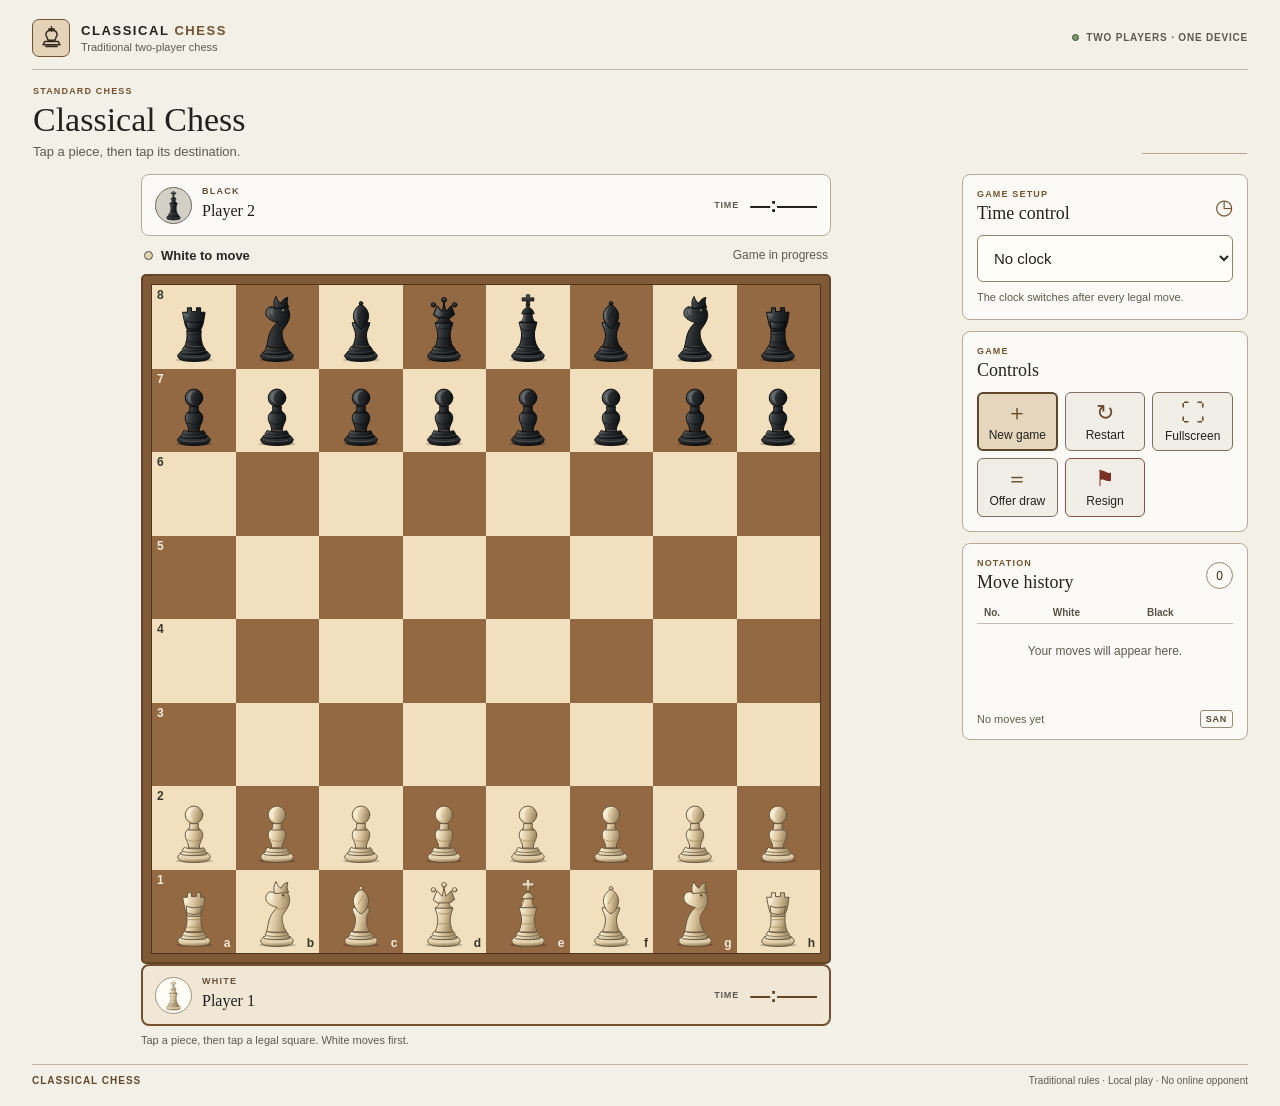
<file: index.html>
<!doctype html>
<html lang="en">
<head>
  <meta charset="utf-8">
  <meta name="viewport" content="width=device-width, initial-scale=1">
  <meta name="theme-color" content="#f3f0e8">
  <meta name="description" content="A simple, traditional two-player chess game designed for touchscreens and E Ink displays.">
  <title>Classical Chess</title>
  <link rel="stylesheet" href="styles.css">
</head>
<body>
  <main class="app-shell" id="appShell">
    <header class="app-header">
      <div class="brand-lockup">
        <div class="brand-mark" aria-hidden="true">
          <svg viewBox="0 0 48 48" role="presentation"><path d="M24 5v8m-5-4h10M14 19c0-5 4-8 10-8s10 3 10 8l-4 10H18zM12 31h24l3 6H9zM14 40h20" fill="none" stroke="currentColor" stroke-width="2.6" stroke-linecap="round" stroke-linejoin="round"/></svg>
        </div>
        <div>
          <div class="brand-name">CLASSICAL <span>CHESS</span></div>
          <div class="brand-subtitle">Traditional two-player chess</div>
        </div>
      </div>
      <div class="header-meta"><span class="offline-indicator"><span></span> TWO PLAYERS · ONE DEVICE</span></div>
    </header>

    <section class="page-heading">
      <div>
        <p class="eyebrow">STANDARD CHESS</p>
        <h1>Classical Chess</h1>
        <p class="heading-copy">Tap a piece, then tap its destination.</p>
      </div>
      <div class="heading-rule" aria-hidden="true"></div>
    </section>

    <section class="game-layout" aria-label="Chess game">
      <div class="board-column" id="boardColumn">
        <section class="player-card black-card" id="blackPlayerCard" aria-label="Black player">
          <div class="player-ident">
            <span class="player-disc black-disc" aria-hidden="true"><img src="assets/pieces/black-king.svg" alt=""></span>
            <div class="player-labels"><span class="player-side">BLACK</span><input id="blackName" class="player-name" maxlength="20" value="Player 2" aria-label="Black player's name"></div>
          </div>
          <div class="clock-block"><span class="clock-caption">TIME</span><output class="clock" id="blackClock">—:——</output></div>
        </section>

        <div class="board-status-row">
          <div class="turn-status" id="turnStatus"><span class="turn-dot"></span><span id="turnText">White to move</span></div>
          <div class="game-status" id="gameStatus">Game in progress</div>
        </div>

        <button class="board-fullscreen-exit" id="boardFullscreenExit" type="button" aria-label="Exit board fullscreen">× <span>Exit fullscreen</span></button>
        <div class="board-stage" id="boardStage">
          <div class="board-frame">
            <div class="board-grid" id="boardGrid" role="grid" aria-label="Chessboard">
              <!-- Squares are rendered by app.js -->
            </div>
          </div>
        </div>

        <section class="player-card white-card active" id="whitePlayerCard" aria-label="White player">
          <div class="player-ident">
            <span class="player-disc white-disc" aria-hidden="true"><img src="assets/pieces/white-king.svg" alt=""></span>
            <div class="player-labels"><span class="player-side">WHITE</span><input id="whiteName" class="player-name" maxlength="20" value="Player 1" aria-label="White player's name"></div>
          </div>
          <div class="clock-block"><span class="clock-caption">TIME</span><output class="clock" id="whiteClock">—:——</output></div>
        </section>

        <p class="board-footnote"><span class="footnote-mark">◆</span> Tap a piece, then tap a legal square. White moves first.</p>
      </div>

      <aside class="side-panel" aria-label="Game controls and move history">
        <section class="panel-card time-panel">
          <div class="panel-heading"><div><p class="eyebrow">GAME SETUP</p><h2>Time control</h2></div><span class="panel-icon" aria-hidden="true">◷</span></div>
          <label class="select-wrap" for="timeControl"><span class="visually-hidden">Time control</span>
            <select id="timeControl">
              <option value="0">No clock</option>
              <option value="5">5 minutes</option>
              <option value="10">10 minutes</option>
              <option value="15">15 minutes</option>
              <option value="30">30 minutes</option>
              <option value="custom">Custom time</option>
            </select>
            <svg viewBox="0 0 20 20" aria-hidden="true"><path d="m5 7 5 5 5-5"/></svg>
          </label>
          <div class="custom-time" id="customTimeWrap" hidden>
            <label for="customMinutes">Minutes per player</label>
            <input id="customMinutes" type="number" min="1" max="180" value="10" inputmode="numeric">
          </div>
          <p class="panel-hint">The clock switches after every legal move.</p>
        </section>

        <section class="panel-card actions-panel">
          <div class="panel-heading"><div><p class="eyebrow">GAME</p><h2>Controls</h2></div></div>
          <div class="action-grid">
            <button class="action-button primary-action" id="newGame" type="button"><span class="action-symbol">＋</span><span>New game</span></button>
            <button class="action-button" id="restartGame" type="button"><span class="action-symbol">↻</span><span>Restart</span></button>
            <button class="action-button" id="fullscreenButton" type="button"><span class="action-symbol fullscreen-symbol">⛶</span><span>Fullscreen</span></button>
            <button class="action-button" id="offerDraw" type="button"><span class="action-symbol">＝</span><span>Offer draw</span></button>
            <button class="action-button resign-action" id="resignGame" type="button"><span class="action-symbol">⚑</span><span>Resign</span></button>
          </div>
          <div class="draw-response" id="drawResponse" hidden>
            <p id="drawMessage">White offers a draw.</p>
            <div><button type="button" class="mini-button accept-draw" id="acceptDraw">Accept</button><button type="button" class="mini-button" id="declineDraw">Decline</button></div>
          </div>
        </section>

        <section class="panel-card history-panel">
          <div class="panel-heading history-heading"><div><p class="eyebrow">NOTATION</p><h2>Move history</h2></div><span class="move-count" id="moveCount">0</span></div>
          <div class="move-table-wrap" id="moveTableWrap">
            <table class="move-table" aria-label="Moves in standard algebraic notation">
              <thead><tr><th>No.</th><th>White</th><th>Black</th></tr></thead>
              <tbody id="moveHistory"><tr class="empty-history"><td colspan="3">Your moves will appear here.</td></tr></tbody>
            </table>
          </div>
          <div class="history-footer"><span id="historySummary">No moves yet</span><span class="notation-tag">SAN</span></div>
        </section>

        <section class="result-panel" id="resultPanel" hidden aria-live="polite">
          <div class="result-emblem" aria-hidden="true"><img src="assets/pieces/white-king.svg" alt="" /></div>
          <div><p class="eyebrow">GAME RESULT</p><h2 id="resultTitle">Game over</h2><p id="resultDescription">The game has finished.</p></div>
        </section>
      </aside>
    </section>

    <footer class="app-footer"><span>CLASSICAL CHESS</span><span>Traditional rules · Local play · No online opponent</span></footer>
  </main>

  <div class="promotion-dialog" id="promotionDialog" role="dialog" aria-modal="true" aria-labelledby="promotionTitle" hidden>
    <div class="promotion-content">
      <p class="eyebrow">PAWN PROMOTION</p>
      <h2 id="promotionTitle">Choose a piece</h2>
      <p>Your pawn has reached the other side of the board.</p>
      <div class="promotion-options" id="promotionOptions"></div>
      <button class="cancel-promotion" id="cancelPromotion" type="button">Cancel</button>
    </div>
  </div>

  <script src="engine.js"></script>
  <script src="app.js"></script>
</body>
</html>
</file>
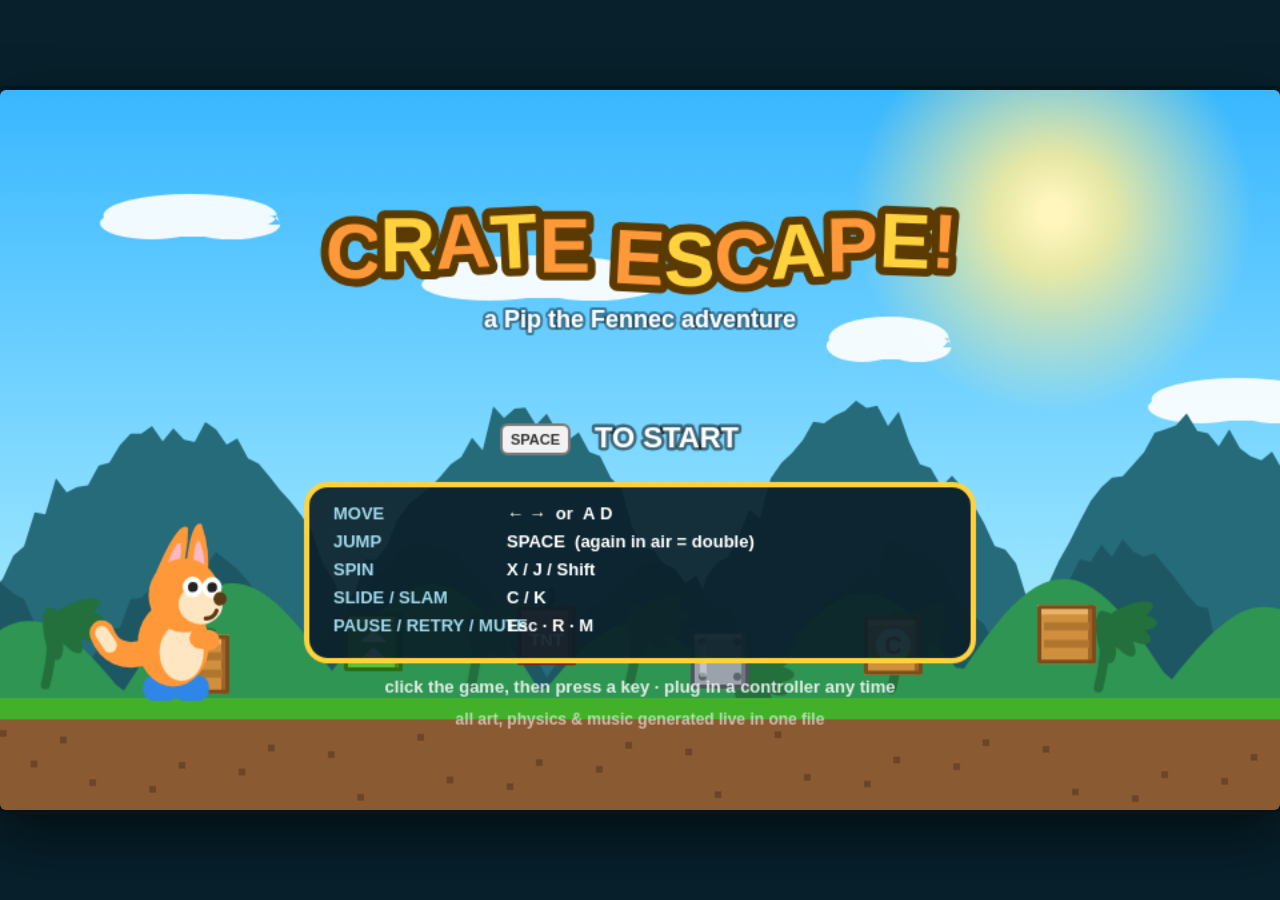
<file: crate-escape (1).html>
<!DOCTYPE html>
<html lang="en">
<head>
<meta charset="utf-8">
<meta name="viewport" content="width=device-width,initial-scale=1,maximum-scale=1,user-scalable=no,viewport-fit=cover">
<title>CRATE ESCAPE! — a Pip the Fennec adventure</title>
<style>
  html,body{margin:0;height:100%;background:#07202b;overflow:hidden;
            touch-action:none;-webkit-user-select:none;user-select:none;-webkit-touch-callout:none}
  canvas{position:absolute;inset:0;margin:auto;image-rendering:auto;outline:none;touch-action:none;
         box-shadow:0 0 0 4px #04141c,0 24px 60px rgba(0,0,0,.6);border-radius:6px}

  /* ---- on-screen touch controls ------------------------------------- */
  #touchUI{position:fixed;inset:0;z-index:50;display:none;pointer-events:none;
           font-family:"Trebuchet MS",Verdana,sans-serif}
  .tc-btn{position:absolute;display:flex;align-items:center;justify-content:center;
          border-radius:50%;background:rgba(255,255,255,.09);
          border:2px solid rgba(255,255,255,.4);color:#fff;font-weight:900;
          -webkit-tap-highlight-color:transparent;touch-action:none;user-select:none;
          pointer-events:auto}
  .tc-btn.active{background:rgba(255,210,62,.38);border-color:#ffd23e}
  .tc-dpad{position:absolute;left:max(16px,env(safe-area-inset-left));
           bottom:max(16px,env(safe-area-inset-bottom));width:172px;height:172px}
  .tc-dpad .tc-btn{width:56px;height:56px;font-size:22px}
  .tc-dpad .tc-up{left:58px;top:0}
  .tc-dpad .tc-dn{left:58px;top:116px}
  .tc-dpad .tc-lt{left:0;top:58px}
  .tc-dpad .tc-rt{left:116px;top:58px}
  .tc-actions{position:absolute;right:max(16px,env(safe-area-inset-right));
              bottom:max(16px,env(safe-area-inset-bottom));width:200px;height:172px}
  .tc-actions .tc-btn{font-size:12px;letter-spacing:.02em}
  .tc-jump{width:86px;height:86px;right:0;bottom:0;
           background:rgba(76,175,63,.22);border-color:#7ee36a}
  .tc-spin{width:62px;height:62px;right:82px;bottom:74px;
           background:rgba(58,123,213,.22);border-color:#6fb2ff}
  .tc-act{width:62px;height:62px;right:0;bottom:110px;
          background:rgba(213,68,58,.22);border-color:#ff8a7e}
  .tc-top{position:absolute;top:max(12px,env(safe-area-inset-top));
          right:max(12px,env(safe-area-inset-right));display:flex;gap:10px}
  .tc-top .tc-btn{position:relative;width:38px;height:38px;font-size:14px;
                  background:rgba(255,255,255,.12)}
</style>
</head>
<body>
<canvas id="cv" width="960" height="540" tabindex="0"></canvas>

<div id="touchUI" aria-hidden="true">
  <div class="tc-dpad">
    <button type="button" class="tc-btn tc-up" data-k="up">&#9650;</button>
    <button type="button" class="tc-btn tc-dn" data-k="dn">&#9660;</button>
    <button type="button" class="tc-btn tc-lt" data-k="lt">&#9664;</button>
    <button type="button" class="tc-btn tc-rt" data-k="rt">&#9654;</button>
  </div>
  <div class="tc-actions">
    <button type="button" class="tc-btn tc-act"  data-k="act">SLAM</button>
    <button type="button" class="tc-btn tc-spin" data-k="spin">SPIN</button>
    <button type="button" class="tc-btn tc-jump" data-k="jump">JUMP</button>
  </div>
  <div class="tc-top">
    <button type="button" class="tc-btn tc-mute"  data-k="mute">&#128266;</button>
    <button type="button" class="tc-btn tc-retry" data-k="retry">&#8635;</button>
    <button type="button" class="tc-btn tc-pause" data-k="pause">&#10074;&#10074;</button>
  </div>
</div>

<script>
/* ============================================================================
   CRATE ESCAPE!  —  a juicy single-file 2.5D mascot platformer
   ----------------------------------------------------------------------------
   CONTROLS
   KEYBOARD : Move ........ Arrow keys / A + D
              Jump ........ SPACE / W / Up      (hold = higher · press again in
                                                 air = double jump)
              Spin attack . X / J / Shift
              Slide ....... C / K  (on ground)
              Body-slam ... C / K  (in air)
              Fast-fall ... Down   (in air)
              Pause ....... Esc / P     Retry checkpoint ... R     Mute ... M
   GAMEPAD  : Move ... left stick or d-pad      Jump ......... A / Cross
              Spin ... X / Square (or Y)        Slide+Slam ... B / Circle, RB, RT
              Pause .. Start                    Retry ........ Back / Select
   ----------------------------------------------------------------------------
   Everything (art, physics, level, music, SFX) is generated in this file.
   Major systems are marked with  ======  banner comments:
   BOOT · UTILS · AUDIO · INPUT · LEVEL DATA · ENTITIES/CRATES · PLAYER ·
   CAMERA · GAME FLOW · UPDATE (fixed 60 fps) · RENDER · MAIN LOOP
   ========================================================================== */
'use strict';

/* ====================== BOOT / CANVAS ===================================== */
const VW = 960, VH = 540;                 // virtual resolution
const cv  = document.getElementById('cv');
const ctx = cv.getContext('2d', { alpha: false });
let DPR = 1;
function fitCanvas(){
  DPR = Math.min(window.devicePixelRatio || 1, 2);
  cv.width  = VW * DPR;  cv.height = VH * DPR;
  const s = Math.min(window.innerWidth / VW, window.innerHeight / VH);
  cv.style.width  = Math.floor(VW * s) + 'px';
  cv.style.height = Math.floor(VH * s) + 'px';
}
window.addEventListener('resize', fitCanvas);
fitCanvas();

/* ====================== UTILS ============================================= */
const TAU = Math.PI * 2;
const clamp = (v,a,b)=> v<a?a : v>b?b : v;
const lerp  = (a,b,t)=> a + (b-a)*t;
const rand  = (a=1,b)=> b===undefined ? Math.random()*a : a+Math.random()*(b-a);
const dist2 = (x1,y1,x2,y2)=>{ const dx=x2-x1, dy=y2-y1; return dx*dx+dy*dy; };
function rr(c,x,y,w,h,r){ // rounded rect path (portable roundRect)
  r = Math.min(r, w/2, h/2);
  c.beginPath();
  c.moveTo(x+r,y);        c.arcTo(x+w,y,  x+w,y+h,r);
  c.arcTo(x+w,y+h,x,y+h,r); c.arcTo(x,y+h, x,y,   r);
  c.arcTo(x,y,   x+w,y,  r); c.closePath();
}
// deterministic per-tile noise for dirt speckles
const hash2 = (x,y)=> (Math.sin(x*127.1 + y*311.7) * 43758.5453) % 1;

/* ====================== AUDIO (all procedural) ============================ */
let AC=null, masterG=null, musG=null, sfxG=null, audioOn=false, muted=false;
function initAudio(){
  if (audioOn || muted===null) return;
  try{
    AC = new (window.AudioContext || window.webkitAudioContext)();
    masterG = AC.createGain(); masterG.gain.value = muted?0:0.85; masterG.connect(AC.destination);
    musG = AC.createGain(); musG.gain.value = 0.30; musG.connect(masterG);
    sfxG = AC.createGain(); sfxG.gain.value = 0.9;  sfxG.connect(masterG);
    // white noise buffer shared by every noisy SFX
    const len = AC.sampleRate * 1.2, buf = AC.createBuffer(1, len, AC.sampleRate);
    const d = buf.getChannelData(0);
    for (let i=0;i<len;i++) d[i] = Math.random()*2-1;
    AC._noise = buf;
    audioOn = true;
  }catch(e){ audioOn=false; }
}
function setMuted(m){ muted=m; if(masterG) masterG.gain.value = m?0:0.85;
  const mb = document.querySelector('.tc-mute'); if (mb) mb.textContent = m ? '\u{1F507}' : '\u{1F50A}'; }
function tone(o){ // {f0,f1,dur,type,vol,delay,slideT}
  if(!audioOn) return;
  const t = AC.currentTime + (o.delay||0);
  const osc = AC.createOscillator(), g = AC.createGain();
  osc.type = o.type||'square';
  osc.frequency.setValueAtTime(o.f0, t);
  if (o.f1) osc.frequency.exponentialRampToValueAtTime(Math.max(o.f1,1), t+(o.slideT||o.dur));
  g.gain.setValueAtTime(0.0001, t);
  g.gain.exponentialRampToValueAtTime(o.vol||0.2, t+0.008);
  g.gain.exponentialRampToValueAtTime(0.0001, t+o.dur);
  osc.connect(g); g.connect(sfxG);
  osc.start(t); osc.stop(t+o.dur+0.05);
}
function noise(o){ // {dur,vol,type:'lowpass'|'highpass'|'bandpass',f0,f1,delay}
  if(!audioOn) return;
  const t = AC.currentTime + (o.delay||0);
  const src = AC.createBufferSource(); src.buffer = AC._noise; src.loop = true;
  const fl = AC.createBiquadFilter(); fl.type = o.type||'lowpass';
  fl.frequency.setValueAtTime(o.f0||800, t);
  if (o.f1) fl.frequency.exponentialRampToValueAtTime(Math.max(o.f1,20), t+o.dur);
  fl.Q.value = o.q||0.8;
  const g = AC.createGain();
  g.gain.setValueAtTime(0.0001, t);
  g.gain.exponentialRampToValueAtTime(o.vol||0.2, t+0.01);
  g.gain.exponentialRampToValueAtTime(0.0001, t+o.dur);
  src.connect(fl); fl.connect(g); g.connect(sfxG);
  src.start(t); src.stop(t+o.dur+0.05);
}
const sfx = {
  jump   (){ tone({f0:330,f1:660,dur:.14,type:'square',vol:.16}); },
  djump  (){ tone({f0:440,f1:880,dur:.15,type:'square',vol:.16});
             tone({f0:660,f1:990,dur:.1,type:'triangle',vol:.1,delay:.03}); },
  land   (v){ noise({dur:.09,vol:.10+v*.12,f0:500,f1:120});
              tone({f0:150,f1:70,dur:.08,type:'sine',vol:.10+v*.1}); },
  spin   (){ noise({dur:.22,vol:.12,type:'bandpass',f0:600,f1:2200,q:2});
             tone({f0:220,f1:520,dur:.18,type:'sawtooth',vol:.05}); },
  slide  (){ noise({dur:.25,vol:.12,f0:1400,f1:300}); },
  slamGo (){ tone({f0:200,f1:900,dur:.16,type:'sawtooth',vol:.12}); },
  slamHit(){ noise({dur:.22,vol:.3,f0:900,f1:100});
             tone({f0:120,f1:40,dur:.25,type:'sine',vol:.34}); },
  wood   (){ noise({dur:.12,vol:.24,f0:2500,f1:400});
             tone({f0:190,f1:90,dur:.09,type:'square',vol:.14});
             tone({f0:520,dur:.05,type:'triangle',vol:.1}); },
  clank  (){ tone({f0:1200,f1:700,dur:.09,type:'square',vol:.14});
             tone({f0:1800,dur:.05,type:'triangle',vol:.08});
             noise({dur:.06,vol:.1,type:'highpass',f0:3000}); },
  bounce (){ tone({f0:180,f1:640,dur:.2,type:'triangle',vol:.22,slideT:.16}); },
  fruit  (){ const b = 720 + Math.floor(rand(3))*60;
             tone({f0:b,dur:.06,type:'triangle',vol:.13});
             tone({f0:b*1.5,dur:.09,type:'triangle',vol:.11,delay:.05}); },
  tick   (){ tone({f0:1100,f1:900,dur:.05,type:'square',vol:.12}); },
  boom   (){ noise({dur:.5,vol:.4,f0:3000,f1:60});
             tone({f0:90,f1:30,dur:.5,type:'sine',vol:.4});
             tone({f0:300,f1:50,dur:.25,type:'sawtooth',vol:.15}); },
  die    (){ tone({f0:520,f1:110,dur:.4,type:'square',vol:.2});
             tone({f0:390,f1:80,dur:.45,type:'triangle',vol:.15,delay:.05}); },
  ckpt   (){ [523,659,784].forEach((f,i)=>tone({f0:f,dur:.14,type:'triangle',vol:.16,delay:i*.07})); },
  goal   (){ [523,659,784,1046,784,1046].forEach((f,i)=>tone({f0:f,dur:.2,type:'square',vol:.14,delay:i*.11})); },
  uiMove (){ tone({f0:500,dur:.05,type:'square',vol:.08}); },
  uiSel  (){ tone({f0:660,f1:990,dur:.1,type:'square',vol:.12}); },
  boulder(){ noise({dur:.3,vol:.1,f0:200,f1:80}); },
};
/* ---- music: tiny step sequencer scheduled from the fixed update ---------- */
const MIDI = n => 440 * Math.pow(2,(n-69)/12);
const LEAD_MAIN =[72,0,76,0,79,0,76,79, 81,0,79,76,74,0,0,0,
                  72,0,76,0,79,0,81,79, 84,0,79,0,76,0,74,0];
const BASS_MAIN =[36,43,36,43, 33,40,33,40, 29,36,29,36, 31,38,31,38];
const LEAD_CHASE=[69,69,0,69, 72,0,74,72, 76,0,74,72, 69,0,0,0,
                  69,69,0,69, 72,0,76,74, 77,76,74,72, 71,0,67,0];
const BASS_CHASE=[33,33,33,40, 29,29,29,36, 31,31,31,38, 28,28,35,28];
const music = { step:0, next:0, mode:'main' };
function schedNote(freq, t, dur, type, vol, dest){
  const o=AC.createOscillator(), g=AC.createGain();
  o.type=type; o.frequency.setValueAtTime(freq,t);
  g.gain.setValueAtTime(0.0001,t);
  g.gain.exponentialRampToValueAtTime(vol,t+0.012);
  g.gain.exponentialRampToValueAtTime(0.0001,t+dur);
  o.connect(g); g.connect(dest); o.start(t); o.stop(t+dur+0.05);
}
function schedNoise(t,dur,vol,f){
  const s=AC.createBufferSource(); s.buffer=AC._noise; s.loop=true;
  const fl=AC.createBiquadFilter(); fl.type='highpass'; fl.frequency.value=f;
  const g=AC.createGain();
  g.gain.setValueAtTime(0.0001,t);
  g.gain.exponentialRampToValueAtTime(vol,t+0.005);
  g.gain.exponentialRampToValueAtTime(0.0001,t+dur);
  s.connect(fl); fl.connect(g); g.connect(musG); s.start(t); s.stop(t+dur+0.05);
}
function musicTick(){
  if(!audioOn) return;
  const chase = music.mode==='chase';
  const bpm = chase?168:138, spb = 60/bpm/2; // 8th notes
  if (music.next < AC.currentTime) music.next = AC.currentTime + 0.05;
  while (music.next < AC.currentTime + 0.14){
    const s = music.step % 32, t = music.next;
    const lead = chase?LEAD_CHASE:LEAD_MAIN, bass = chase?BASS_CHASE:BASS_MAIN;
    const L = lead[s];
    if (L){ schedNote(MIDI(L),  t, spb*1.7, 'triangle', 0.20, musG);
            schedNote(MIDI(L)*1.005, t, spb*1.4, 'square', 0.05, musG); }
    if (s%2===0){ const B = bass[(s>>1)%16];
      schedNote(MIDI(B), t, spb*1.8, 'square', chase?0.16:0.13, musG); }
    schedNoise(t, 0.03, s%4===0?0.05:0.025, 6000);            // hats
    if (s%8===4) schedNoise(t, 0.09, 0.09, 1500);             // snare
    if (s%8===0) schedNote(60, t, 0.09, 'sine', 0.2, musG);   // kick thump
    music.next += spb; music.step++;
  }
}

/* ====================== INPUT (keyboard + gamepad + touch) ================ */
const isTouchCapable = ('ontouchstart' in window) || navigator.maxTouchPoints>0 || navigator.msMaxTouchPoints>0;
const input = {
  device: isTouchCapable ? 'touch' : 'kb', // 'kb' | 'pad' | 'touch' — whichever sent input last
  lt:false, rt:false, up:false, dn:false,
  jh:false, jp:false,     // jump held / pressed (edge)
  sp:false,               // spin pressed
  ah:false, ap:false,     // act (slide/slam) held / pressed
  pauseP:false, retryP:false, muteP:false, backP:false,
  _prev:{}
};
const kb = {};            // raw keyboard state
const tk = {};            // raw on-screen touch-button state
const KEYMAP = {
  ArrowLeft:'lt', KeyA:'lt', ArrowRight:'rt', KeyD:'rt',
  ArrowUp:'up', KeyW:'up', ArrowDown:'dn', KeyS:'dn',
  Space:'jump', KeyZ:'jump',
  KeyX:'spin', KeyJ:'spin', ShiftLeft:'spin', ShiftRight:'spin',
  KeyC:'act', KeyK:'act', ControlLeft:'act',
  Escape:'pause', KeyP:'pause', KeyR:'retry', KeyM:'mute',
};
function setKey(code, down){
  const k = KEYMAP[code];
  if (!k) return false;
  kb[k] = down;
  if (down){ input.device='kb'; initAudio(); }
  return true;
}
window.addEventListener('keydown', e=>{ if (setKey(e.code,true))  e.preventDefault(); });
window.addEventListener('keyup',   e=>{ if (setKey(e.code,false)) e.preventDefault(); });
window.addEventListener('pointerdown', ()=>{ initAudio(); cv.focus && cv.focus(); });
window.addEventListener('blur', ()=>{ for(const k in kb) kb[k]=false;
  for(const k in tk) tk[k]=false; touchPointers.clear();
  if (touchUI) touchUI.querySelectorAll('.tc-btn.active').forEach(b=>b.classList.remove('active'));
  if (game && game.state==='play') game.state='pause'; });

/* ---- on-screen virtual controls (touch) ----------------------------------
   Each button tracks its own held pointer ids so multiple fingers can hold
   multiple buttons (e.g. d-pad + jump) at once without stealing each other's
   release events. */
const touchUI = document.getElementById('touchUI');
if (isTouchCapable && touchUI) touchUI.style.display = 'block';
const touchPointers = new Map();  // pointerId -> key name currently held
function tcSet(el, k, down, id){
  if (down){
    touchPointers.set(id, k);
    tk[k] = true;
    input.device = 'touch';
    initAudio();
  } else {
    touchPointers.delete(id);
    let stillHeld = false;
    for (const v of touchPointers.values()) if (v===k) stillHeld = true;
    tk[k] = stillHeld;
  }
  el.classList.toggle('active', tk[k]);
}
if (touchUI){
  touchUI.querySelectorAll('.tc-btn[data-k]').forEach(el=>{
    const k = el.dataset.k;
    const onDown = e=>{ e.preventDefault(); tcSet(el,k,true,e.pointerId);
      try{ el.setPointerCapture(e.pointerId); }catch(_){} };
    const onUp   = e=>{ e.preventDefault(); tcSet(el,k,false,e.pointerId); };
    el.addEventListener('pointerdown', onDown, {passive:false});
    el.addEventListener('pointerup', onUp, {passive:false});
    el.addEventListener('pointercancel', onUp, {passive:false});
    el.addEventListener('lostpointercapture', onUp, {passive:false});
    el.addEventListener('contextmenu', e=>e.preventDefault());
  });
}

function pollPad(){
  const pads = navigator.getGamepads ? navigator.getGamepads() : [];
  for (const gp of pads){
    if (!gp || !gp.connected) continue;
    const b = i => !!(gp.buttons[i] && gp.buttons[i].pressed);
    let ax = gp.axes[0]||0, ay = gp.axes[1]||0;
    const mag = Math.hypot(ax,ay);                 // radial deadzone
    if (mag < 0.25){ ax=0; ay=0; }
    else { const s=(mag-0.25)/(1-0.25)/mag; ax*=s; ay*=s; }
    const st = {
      lt: ax<-0.35 || b(14),  rt: ax>0.35 || b(15),
      up: ay<-0.5  || b(12),  dn: ay>0.5  || b(13),
      jump: b(0),  spin: b(2)||b(3),  act: b(1)||b(5)||b(7),
      pause: b(9), retry: b(8),
    };
    let any=false; for (const k in st) if (st[k]) any=true;
    if (any){ input.device='pad'; initAudio(); }
    return st;
  }
  return null;
}
let activePad = null;
function rumble(strong, weak, ms){
  const pads = navigator.getGamepads ? navigator.getGamepads() : [];
  for (const gp of pads){
    if (gp && gp.connected && gp.vibrationActuator){
      try{ gp.vibrationActuator.playEffect('dual-rumble',
        { duration: ms, strongMagnitude: strong, weakMagnitude: weak }); }catch(e){}
      return;
    }
  }
}
function readInput(){   // called once per fixed step — computes edges
  const p = pollPad();
  const cur = {
    lt: kb.lt || tk.lt || (p&&p.lt), rt: kb.rt || tk.rt || (p&&p.rt),
    up: kb.up || tk.up || (p&&p.up), dn: kb.dn || tk.dn || (p&&p.dn),
    jump: kb.jump || kb.up || tk.jump || tk.up || (p&&p.jump),
    spin: kb.spin || tk.spin || (p&&p.spin),
    act:  kb.act  || tk.act  || (p&&p.act),
    pause: kb.pause || tk.pause || (p&&p.pause),
    retry: kb.retry || tk.retry || (p&&p.retry),
    mute:  kb.mute || tk.mute,
  };
  const pr = input._prev;
  input.lt=!!cur.lt; input.rt=!!cur.rt; input.up=!!cur.up; input.dn=!!cur.dn;
  input.jh=!!cur.jump; input.jp = cur.jump && !pr.jump;
  input.sp = cur.spin && !pr.spin;
  input.ah=!!cur.act;  input.ap  = cur.act  && !pr.act;
  input.pauseP = cur.pause && !pr.pause;
  input.retryP = cur.retry && !pr.retry;
  input.muteP  = cur.mute  && !pr.mute;
  input._prev = cur;
}

/* ====================== LEVEL DATA ========================================
   Hand-authored in segments; '.' = air.  16 rows tall, 48px tiles.
   #  solid dirt      -  one-way platform     ^  spikes
   c  crate  b bounce  t TNT  n nitro  k checkpoint  m metal
   f  fruit  P player  G goal  H/V moving platform  Z chase start  E chase end
   ========================================================================= */
const TILE = 48, ROWS = 16;
const SEG_START = [
"............................",
"............................",
"............................",
"............................",
"............................",
"............................",
"............................",
"............................",
"............................",
".............f..............",
"............f.f.............",
"..P........f...f....c.c.....",
"############################",
"############################",
"############################",
"############################",
];
const SEG_JUMPS = [
"..................................",
"..................................",
"..................................",
"..................................",
"..................................",
"..................................",
"..................................",
"..................................",
"..................................",
"...........c.......fff............",
"...f......####....f...f...........",
"..........####............k....c..",
"##...#############.....###########",
"##...#############.....###########",
"##...#############.....###########",
"##...#############.....###########",
];
const SEG_PUZZLE = [
"..............................................",
"..............................................",
"..............................................",
"..............................................",
"..............................................",
"..............................................",
"......................f.......................",
"...................f.ccc.f....................",
"...................--------...................",
"......c..............f........................",
".....ccc........m....f........................",
"....cctcc.......m....b..........c.n.t.n.c...k.",
"##############################################",
"##############################################",
"##############################################",
"##############################################",
];
const SEG_GAUNTLET = [
"..................................................................",
"..................................................................",
"..................................................................",
"..................................................................",
"..................................................................",
"..................................................................",
"..................................................................",
"..................................................................",
"...........................n..c.t.c..............................",
"........................#############.............................",
"........................#############.............................",
"......^^^.c.^^^.........#############..#####..................k...",
"###################..V..#############...fff....##....H.....#######",
"###################.....#########################..........#######",
"###################.....#########################..........#######",
"###################.....#########################..........#######",
];
const SEG_CHASE = [
"..........................................................................",
"..........................................................................",
"..........................................................................",
"..........................................................................",
"..........................................................................",
"..........................................................................",
"..........................................................................",
"..........................................................................",
"..........................................................................",
"..........................................................................",
"..........................................................................",
".Z..ff..ff..ff......ff..^^...ff.......f......................E............",
"########..######..###############...####...ff........ff..^^.f.............",
"########..######..###############...############...###########.....#######",
"########..######..###############...############...###########.....#######",
"########..######..###############...############...###########.....#######",
];
const SEG_FINISH = [
"......................",
"......................",
"......................",
"......................",
"......................",
"......................",
"......................",
"......................",
"......................",
"................f.....",
"...............f.f....",
"......c.c.m.c...G.....",
"....##################",
"######################",
"######################",
"######################",
];
const SEGS = [SEG_START, SEG_JUMPS, SEG_PUZZLE, SEG_GAUNTLET, SEG_CHASE, SEG_FINISH];

/* ---- world state -------------------------------------------------------- */
let L = null;            // built level {w, grid[]}
let crates=[], fruits=[], plats=[], signs=[], decos=[], particles=[], flyers=[];
const OFS=[];            // segment tile offsets (for sign placement)
const P = {};            // player
const cam   = { x:0,y:0, px:0,py:0, trauma:0, mode:'follow' };
const chase = { armed:false, active:false, done:false, bx:0,by:0, pbx:0,pby:0, rot:0, fall:false, fvy:0 };
const game  = { state:'title', time:0, deaths:0, fruit:0, crBroke:0, crTotal:0,
                ckpt:{x:0,y:0}, deadT:0, iris:1, win:null, menuIdx:0, hintT:0 };

function g(cx,cy){ // tile lookup — outside walls are solid, sky/pit are air
  if (cx<0 || cx>=L.w) return '#';
  if (cy<0 || cy>=ROWS) return '.';
  return L.grid[cy][cx];
}
function buildLevel(){
  crates=[]; fruits=[]; plats=[]; signs=[]; decos=[]; particles=[]; flyers=[];
  OFS.length=0;
  // stitch segments
  let w=0; for (const s of SEGS){ OFS.push(w); w += s[0].length; }
  const grid=[];
  for (let y=0;y<ROWS;y++){ let row=''; for (const s of SEGS) row += s[y]; grid.push(row.split('')); }
  L = { w, grid };
  // parse dynamic entities out of the grid
  const mk = (type,cx,cy)=>({ type, cx, cy, x:cx*TILE+24, y:cy*TILE+24,
    alive:true, bounces:0, lit:false, fuse:0, wob:0 });
  for (let y=0;y<ROWS;y++) for (let x=0;x<L.w;x++){
    const ch = grid[y][x];
    switch(ch){
      case 'c': crates.push(mk('wood',x,y));  break;
      case 'b': crates.push(mk('bounce',x,y));break;
      case 't': crates.push(mk('tnt',x,y));   break;
      case 'n': crates.push(mk('nitro',x,y)); break;
      case 'k': crates.push(mk('ckpt',x,y));  break;
      case 'm': crates.push(mk('metal',x,y)); break;
      case 'f': fruits.push({x:x*TILE+24, y:y*TILE+26, t:rand(TAU), got:false}); break;
      case 'P': L.spawn = {x:x*TILE+24, y:(y+1)*TILE}; break;
      case 'G': L.goal  = {x:x*TILE+24, y:(y+1)*TILE}; break;
      case 'H': plats.push({kind:'h', bx:x*TILE+24, by:y*TILE+11, x:0,y:0,px:0,py:0, t:rand(TAU)}); break;
      case 'V': plats.push({kind:'v', bx:x*TILE+24, by:y*TILE+11, x:0,y:0,px:0,py:0, t:0}); break;
      case 'Z': L.zx = x*TILE; break;
      case 'E': L.ex = x*TILE; break;
    }
    if ('cbtnkmfPGHVZE'.includes(ch)) grid[y][x]=' ';
    if (ch==='.') grid[y][x]=' ';
  }
  game.crTotal = crates.filter(c=>c.type!=='nitro').length;
  for (const p of plats){ platPos(p); p.px=p.x; p.py=p.y; }
  // tutorial signs: [segIndex, tileX, text, action-glyph]
  const S=(si,tx,txt,act)=>signs.push({x:(OFS[si]+tx)*TILE+24, txt, act,
    gy:groundYAt((OFS[si]+tx)*TILE+24)});
  S(0, 5,'MOVE','move');       S(0,10,'JUMP — HOLD = HIGHER','jump');
  S(0,18,'SPIN BREAKS CRATES','spin');
  S(1,15,'PRESS AGAIN IN AIR — DOUBLE JUMP','jump');
  S(2, 2,'IN AIR: BODY SLAM','act');
  S(2,13,'SLAM SMASHES METAL','act');
  S(2,27,'NITRO! DO NOT TOUCH',null);
  S(3,17,'HOP ON!',null);
  S(3,38,'ON GROUND: SLIDE','act');
  S(3,64,'RUN!!!',null);
}
function groundYAt(wx){
  const cx = Math.floor(wx/TILE);
  for (let cy=0; cy<ROWS; cy++) if (g(cx,cy)==='#') return cy*TILE;
  return ROWS*TILE;
}
function platPos(p){
  if (p.kind==='h'){ p.x = p.bx + Math.sin(p.t)*150; p.y = p.by; }
  else { p.x = p.bx; p.y = p.by - (0.5-0.5*Math.cos(p.t))*206; }
}

/* ====================== ENTITIES: crates, fruit, particles ================ */
const CR = 44, CRH = CR/2;                      // crate size
const crateBox = c => ({ l:c.x-CRH, t:c.y-CRH, r:c.x+CRH, b:c.y+CRH });
function overlap(a,b){ return a.l<b.r && a.r>b.l && a.t<b.b && a.b>b.t; }

function burst(x,y,n,o){ // particle spray  o:{c:[colors],sp,g,life,sz,type}
  for (let i=0;i<n;i++){
    const a = rand(TAU), s = rand(o.sp*0.3, o.sp);
    particles.push({ x,y, vx:Math.cos(a)*s + (o.vx||0), vy:Math.sin(a)*s - rand(0,o.up||2),
      g:o.g??0.3, life:rand(o.life*0.5,o.life), max:o.life,
      sz:rand(o.sz*0.5,o.sz), c:o.c[Math.floor(rand(o.c.length))],
      rot:rand(TAU), vr:rand(-0.3,0.3), type:o.type||'rect' });
  }
}
function ring(x,y,c,maxR){ particles.push({x,y,vx:0,vy:0,g:0,life:16,max:16,sz:maxR,c,type:'ring'}); }
function addShake(t){ cam.trauma = Math.min(1, cam.trauma + t); }
function fruitFly(x,y,n){
  for (let i=0;i<n;i++)
    flyers.push({x,y, vx:rand(-2.5,2.5), vy:rand(-7,-4), t:0});
}
function collectFruit(){ game.fruit++; sfx.fruit(); }

const WOODC   = ['#d8963f','#b06f27','#8a521b','#f0b96a'];
function breakCrate(c, cause){
  if (!c.alive) return;
  c.alive=false;
  if (c.type!=='nitro') game.crBroke++;
  let cols=WOODC, fr=1;
  if (c.type==='metal'){ cols=['#aeb6bd','#7d868e','#dde3e8']; }
  if (c.type==='bounce'){ cols=['#7ed957','#3f9e2e','#d8963f']; }
  if (c.type==='ckpt'){
    cols=['#d8963f','#f5f0e6','#b06f27'];
    game.ckpt = { x:c.x, y:(c.cy+1)*TILE };
    decos.push({type:'flag', x:c.x, y:(c.cy+1)*TILE, t:0});
    sfx.ckpt(); fr=1;
  } else sfx.wood();
  burst(c.x,c.y,14,{c:cols,sp:6,g:0.35,life:34,sz:7,up:4,type:'shard'});
  burst(c.x,c.y,6,{c:['#fff6d8'],sp:3,g:0.05,life:14,sz:3,type:'spark'});
  fruitFly(c.x,c.y-10,fr);
  addShake(0.14); rumble(0.25,0.55,80);
}
function explode(x,y,r,hurt){
  sfx.boom(); addShake(0.5); rumble(0.9,0.6,240);
  ring(x,y,'#ffd23e',r*1.25); ring(x,y,'#ff7a2f',r*0.9);
  burst(x,y,26,{c:['#ffd23e','#ff7a2f','#ff4040','#3c3c3c'],sp:9,g:0.22,life:40,sz:9,up:5,type:'shard'});
  burst(x,y,14,{c:['#666','#888','#aaa'],sp:3,g:-0.02,life:55,sz:14,type:'smoke'});
  for (const c of crates){
    if (!c.alive) continue;
    if (dist2(x,y,c.x,c.y) > (r+22)*(r+22)) continue;
    if (c.type==='tnt'){ if(!c.lit || c.fuse>0.2){ c.lit=true; c.fuse=Math.min(c.fuse||9, 0.12+rand(0.08)); } }
    else if (c.type==='nitro'){ if(!c.lit){ c.lit=true; c.fuse=0.06+rand(0.06); } }
    else breakCrate(c,'boom');
  }
  if (hurt && P.alive && !(P.slam>0 || P.slamImm>0)
      && dist2(x,y,P.x,P.y-P.h/2) < (r*0.85)*(r*0.85)) die('boom');
}
function hitCrate(c, cause){ // cause: spin | slide | stomp | bonk | slam
  if (!c.alive) return;
  switch(c.type){
    case 'wood':
      breakCrate(c,cause);
      if (cause==='stomp'){ P.vy=-8.6; P.jumps=0; }
      if (cause==='bonk')  P.vy=1;
      break;
    case 'bounce':
      if (cause==='stomp'){
        c.bounces++; c.wob=10; fruitFly(c.x,c.y-24,1); sfx.bounce();
        addShake(0.08); rumble(0.15,0.45,70);
        P.vy = input.jh ? -14.8 : -11.6;
        P.ssx=0.72; P.ssy=1.4; P.jumps=0;
        if (c.bounces>=3) breakCrate(c,'stomp');
      } else if (cause==='slam'){
        breakCrate(c,cause); P.vy=-16.5; P.slam=0; sfx.bounce(); P.jumps=0;
      } else breakCrate(c,cause);
      break;
    case 'tnt':
      if (cause==='slam'){                 // slam = instant boom, player shielded
        c.alive=false; game.crBroke++; P.slamImm=22; P.slam=0; P.vy=-11;
        explode(c.x,c.y,110,true);
      } else {
        if (!c.lit){ c.lit=true; c.fuse=3.0; sfx.tick(); }
        if (cause==='stomp'){ P.vy=-8.6; P.jumps=0; }
        if (cause==='bonk')  P.vy=1;
      }
      break;
    case 'metal':
      if (cause==='slam'||cause==='boom') breakCrate(c,cause);
      else { sfx.clank(); burst(c.x,c.y-10,4,{c:['#fff','#cfe8ff'],sp:3,g:0.2,life:12,sz:3,type:'spark'}); }
      break;
    case 'ckpt':
      breakCrate(c,cause);
      if (cause==='stomp'){ P.vy=-8.6; P.jumps=0; }
      break;
    case 'nitro': break;                   // handled by touch-kill
  }
}
function updateCrates(){
  for (const c of crates){
    if (!c.alive) continue;
    if (c.wob>0) c.wob--;
    if (c.type==='nitro') c.wob = (c.wob+1)%60;   // idle hop anim reuses wob
    if (c.lit){
      const pre = Math.ceil(c.fuse);
      c.fuse -= 1/60;
      if (c.type==='tnt' && Math.ceil(c.fuse)<pre && c.fuse>0.2) sfx.tick();
      if (c.fuse<=0){
        c.alive=false;
        if (c.type==='tnt') game.crBroke++;
        explode(c.x,c.y,110,true);
      }
    }
  }
}
function updateFlyersFruits(){
  for (const F of flyers){
    F.t++;
    if (F.t<16){ F.vy+=0.35; F.x+=F.vx; F.y+=F.vy; }
    else {                                   // home to the player
      const tx=P.x, ty=P.y-P.h+6;
      F.vx = lerp(F.vx,(tx-F.x)*0.14,0.3); F.vy = lerp(F.vy,(ty-F.y)*0.14,0.3);
      F.x+=F.vx; F.y+=F.vy;
      if (dist2(F.x,F.y,tx,ty)<400){ F.dead=true; collectFruit(); }
    }
  }
  flyers = flyers.filter(f=>!f.dead);
  for (const f of fruits){
    if (f.got) continue;
    f.t += 0.07;
    if (Math.abs(f.x-P.x)<34 && Math.abs(f.y-(P.y-P.h/2))<44){
      f.got=true; collectFruit();
      burst(f.x,f.y,6,{c:['#ffd23e','#fff'],sp:2.5,g:0.05,life:14,sz:3,type:'spark'});
    }
  }
}
function updateParticles(){
  for (const p of particles){
    p.life--; p.x+=p.vx; p.y+=p.vy; p.vy+=p.g; p.rot=(p.rot||0)+(p.vr||0);
    if (p.type==='smoke'){ p.vx*=0.96; p.vy*=0.96; }
  }
  particles = particles.filter(p=>p.life>0);
  if (particles.length>420) particles.splice(0, particles.length-420);
}

/* ====================== PLAYER =========================================== */
const T = { acc:0.9, dec:0.62, airAcc:0.5, max:5.3, grav:0.62, fall:13, ffall:19,
            jv:12.3, djv:10.9, coyote:5, buf:6, spinT:20, spinCD:12,
            slideT:22, slideV:8.2 };
function resetPlayer(x,y){
  Object.assign(P,{ x,y, px:x,py:y, vx:0,vy:0, w:30, h:50, face:1,
    onGround:false, coyote:0, jumps:0, bufJump:0, bufSpin:0,
    spin:0, spinCD:0, slide:0, slam:0, slamT:0, slamImm:0,
    ssx:1, ssy:1, anim:0, blink:0, alive:true, ridingPlat:null, prevVy:0 });
}
const pbox = (dx=0,dy=0)=>{
  const h = P.slide>0 ? 26 : P.h;
  return { l:P.x-P.w/2+dx, r:P.x+P.w/2+dx, t:P.y-h+dy, b:P.y+dy };
};
function solidCrateAt(b, skip){
  for (const c of crates){
    if (!c.alive || c===skip || c.type==='nitro') continue;
    if (overlap(b, crateBox(c))) return c;
  }
  return null;
}
function tilesSolid(b){
  const x0=Math.floor(b.l/TILE), x1=Math.floor((b.r-0.01)/TILE);
  const y0=Math.floor(b.t/TILE), y1=Math.floor((b.b-0.01)/TILE);
  for (let cy=y0; cy<=y1; cy++) for (let cx=x0; cx<=x1; cx++)
    if (g(cx,cy)==='#') return {cx,cy};
  return null;
}
function moveX(dx){
  P.x += dx;
  let b = pbox(), hit;
  if ((hit = tilesSolid(b))){
    P.x = dx>0 ? hit.cx*TILE - P.w/2 - 0.01 : (hit.cx+1)*TILE + P.w/2 + 0.01;
    P.vx = 0;
  }
  b = pbox();
  const c = solidCrateAt(b);
  if (c){
    const cb = crateBox(c);
    P.x = dx>0 ? cb.l - P.w/2 - 0.01 : cb.r + P.w/2 + 0.01;
    if (P.slide>0 && Math.abs(dx)>2) hitCrate(c,'slide');
    else P.vx=0;
  }
}
function moveY(dy){
  P.y += dy;
  const wasFalling = dy>0;
  let landed=null;
  let b = pbox(), hit;
  if ((hit = tilesSolid(b))){
    if (wasFalling){ P.y = hit.cy*TILE + 0.0; landed={type:'tile'}; }
    else { P.y = (hit.cy+1)*TILE + (P.slide>0?26:P.h); P.vy=0; }
  }
  b = pbox();
  const c = solidCrateAt(b);
  if (c){
    const cb = crateBox(c);
    if (wasFalling){ P.y = cb.t; landed={type:'crate', crate:c}; }
    else {
      P.y = cb.b + (P.slide>0?26:P.h); P.vy=0.5;
      hitCrate(c,'bonk');                      // head-bonk break
    }
  }
  // one-way '-' platforms in the grid
  if (wasFalling && !landed){
    const feet=P.y, pf=P.py;
    const cx0=Math.floor((P.x-P.w/2)/TILE), cx1=Math.floor((P.x+P.w/2-0.01)/TILE);
    const cy=Math.floor(feet/TILE);
    for (let cx=cx0; cx<=cx1; cx++)
      if (g(cx,cy)==='-' && pf <= cy*TILE+6 && feet >= cy*TILE){
        P.y = cy*TILE; landed={type:'tile'}; break;
      }
  }
  // moving platforms (one-way tops)
  if (wasFalling && !landed){
    for (const pl of plats){
      const top=pl.y-7;
      if (P.py<=top+7 && P.y>=top &&
          P.x+P.w/2>pl.x-48 && P.x-P.w/2<pl.x+48){
        P.y=top; landed={type:'plat', plat:pl}; break;
      }
    }
  }
  if (landed){
    const impact = P.vy;
    P.vy=0;
    if (P.slam===2){
      slamImpact(landed);
      if (P.vy<0){ P.ridingPlat=null; return; }    // super-bounced off spring/TNT
    }
    else if (landed.type==='crate' &&
             ['wood','bounce','tnt','ckpt'].includes(landed.crate.type)){
      hitCrate(landed.crate,'stomp');
      P.ridingPlat=null;
      return;                                       // crate stomps always pop you up
    }
    if (!P.wasGround){                     // landing juice
      const v = clamp((impact-6)/10, 0, 1);
      if (impact>4){ sfx.land(v); addShake(v*0.18);
        if (v>0.25) rumble(0.1+v*0.2, 0.2+v*0.3, 70);
        burst(P.x,P.y,4+v*8,{c:['#c9b28a','#e8d8b0'],sp:2.5+v*2,g:0.2,life:20,sz:4,up:1,type:'smoke'});
        P.ssx=1+0.35*v+0.1; P.ssy=1-0.3*v-0.08;
      }
    }
    P.onGround=true; P.coyote=T.coyote; P.jumps=0;
    P.ridingPlat = landed.type==='plat' ? landed.plat : null;
  } else if (dy!==0){
    P.onGround=false;
  }
}
function slamImpact(landed){
  P.slam=0; sfx.slamHit(); addShake(0.42); rumble(0.7,0.8,160);
  ring(P.x,P.y,'#ffe9a8',95);
  burst(P.x,P.y,18,{c:['#c9b28a','#e8d8b0','#fff'],sp:5,g:0.25,life:26,sz:5,up:3,type:'smoke'});
  P.ssx=1.55; P.ssy=0.5;
  if (landed.type==='crate'){
    const c=landed.crate;
    if (c.type==='bounce' || c.type==='tnt'){ hitCrate(c,'slam'); return; }
  }
  for (const c of crates){                   // shockwave
    if (!c.alive || c.type==='nitro') continue;
    if (dist2(P.x,P.y,c.x,c.y) < 92*92){
      if (c.type==='tnt') hitCrate(c, dist2(P.x,P.y,c.x,c.y)<40*40 ? 'slam':'spin');
      else hitCrate(c,'slam');
    }
  }
}
function standClear(){                       // can we stand up out of a slide?
  const b={l:P.x-P.w/2, r:P.x+P.w/2, t:P.y-P.h, b:P.y-27};
  return !tilesSolid(b) && !solidCrateAt(b);
}
function updatePlayer(){
  P.px=P.x; P.py=P.y; P.prevVy=P.vy;
  if (!P.alive) return;
  // ---- timers / buffers
  if (P.coyote>0) P.coyote--;
  if (P.spinCD>0) P.spinCD--;
  if (P.slamImm>0) P.slamImm--;
  if (input.jp) P.bufJump=T.buf; else if (P.bufJump>0) P.bufJump--;
  if (input.sp) P.bufSpin=T.buf; else if (P.bufSpin>0) P.bufSpin--;
  const dir = (input.rt?1:0) - (input.lt?1:0);
  if (dir!==0) P.face=dir;
  // ---- ride moving platform
  if (P.ridingPlat){
    const pl=P.ridingPlat;
    if (P.onGround && P.x+P.w/2>pl.x-50 && P.x-P.w/2<pl.x+50){
      P.x += pl.x-pl.px; P.y = pl.y-7;
    } else P.ridingPlat=null;
  }
  // ---- horizontal
  if (P.slide>0){
    P.slide--;
    P.vx = lerp(P.vx, T.max*P.face, 0.03);
    if (Math.abs(P.vx)<2.2) P.vx=2.2*P.face;
    if (P.slide<=0 && !standClear()) P.slide=4;   // stay low under ceilings
    if (P.slide%3===0) burst(P.x-P.face*10,P.y,1,{c:['#e8d8b0'],sp:1.5,g:0.1,life:14,sz:4,type:'smoke'});
  } else {
    const a = P.onGround?T.acc:T.airAcc;
    if (dir!==0){
      const turning = Math.sign(P.vx)!==dir && Math.abs(P.vx)>1;
      P.vx += dir*a*(turning?1.7:1);
      if (turning && P.onGround && Math.abs(P.vx)>3 && P.anim%4<1)
        burst(P.x,P.y,2,{c:['#e8d8b0'],sp:2,g:0.15,life:12,sz:3,type:'smoke'});
      if (Math.abs(P.vx)>T.max && Math.sign(P.vx)===dir) P.vx = lerp(P.vx, T.max*dir, 0.04);
    } else {
      P.vx = P.onGround ? P.vx*(1-T.dec*0.35) : P.vx*0.985;
      if (Math.abs(P.vx)<0.12) P.vx=0;
    }
  }
  // ---- jumping (buffer + coyote + variable height + double)
  if (P.bufJump>0){
    if ((P.onGround || P.coyote>0) && !(P.slide>0 && !standClear())){
      P.bufJump=0; P.vy=-T.jv; P.onGround=false; P.coyote=0; P.ridingPlat=null;
      if (P.slide>0){ P.slide=0; if (Math.abs(P.vx)>T.max) P.vx*=1.02; } // slide-jump keeps speed
      P.ssx=0.78; P.ssy=1.32; sfx.jump();
      burst(P.x,P.y,5,{c:['#e8d8b0'],sp:2,g:0.2,life:14,sz:3,type:'smoke'});
    } else if (P.jumps===0 && P.slam===0){
      P.bufJump=0; P.jumps=1; P.vy=-T.djv;
      P.ssx=0.78; P.ssy=1.32; sfx.djump();
      ring(P.x,P.y+2,'#ffffff',26);
    }
  }
  // ---- spin
  if (P.bufSpin>0 && P.spinCD===0 && P.slam===0 && P.slide===0){
    P.bufSpin=0; P.spin=T.spinT; P.spinCD=T.spinT+T.spinCD; sfx.spin();
  }
  if (P.spin>0){
    P.spin--;
    const sb = pbox(); sb.l-=20; sb.r+=20; sb.t-=8; sb.b+=4;
    for (const c of crates){
      if (!c.alive || c.type==='nitro') continue;
      if (crateBox(c).t >= P.y-4) continue;        // never break your own support
      if (overlap(sb, crateBox(c))) hitCrate(c,'spin');
    }
    if (!P.onGround && P.vy>0) P.vy*=0.9;          // little hover while spinning
  }
  // ---- slide / slam (context button)
  if (input.ap && P.slam===0){
    if (P.onGround && P.slide===0){
      P.slide=T.slideT; P.vx = T.slideV*P.face; sfx.slide();
      burst(P.x,P.y,6,{c:['#e8d8b0'],sp:2.5,g:0.15,life:16,sz:4,type:'smoke'});
    } else if (!P.onGround){
      P.slam=1; P.slamT=10; P.vx*=0.3; sfx.slamGo(); P.spin=0;
    }
  }
  if (P.slam===1){ P.vy=-3.2; if(--P.slamT<=0){ P.slam=2; P.ssx=0.7; P.ssy=1.45; } }
  // ---- gravity & fall
  if (P.slam===2){ P.vy = 17; }
  else {
    let gr = T.grav;
    if (P.vy<0 && !input.jh) gr*=1.9;              // tap = short hop
    if (Math.abs(P.vy)<1.6 && !P.onGround) gr*=0.82;  // floaty apex
    if (input.dn && !P.onGround && P.vy>-2) gr*=1.6;  // fast-fall
    P.vy += gr;
    P.vy = Math.min(P.vy, input.dn?T.ffall:T.fall);
  }
  // ---- integrate & collide
  P.wasGround=P.onGround;
  P.onGround=false;
  moveX(P.vx);
  moveY(P.vy);
  P.anim += Math.max(0.4, Math.abs(P.vx))*0.35;
  // squash spring back
  P.ssx = lerp(P.ssx,1,0.16); P.ssy = lerp(P.ssy,1,0.16);
  if (--P.blink<0) P.blink = 90+rand(160);
  // ---- hazards: spikes, nitro touch, falling out
  const b = pbox(-0,0);
  const sx0=Math.floor(b.l/TILE), sx1=Math.floor(b.r/TILE);
  const sy0=Math.floor(b.t/TILE), sy1=Math.floor(b.b/TILE);
  for (let cy=sy0; cy<=sy1; cy++) for (let cx=sx0; cx<=sx1; cx++)
    if (g(cx,cy)==='^'){
      const kb2={l:cx*TILE+8,t:cy*TILE+20,r:cx*TILE+40,b:cy*TILE+48};
      if (overlap(b,kb2)) { die('spikes'); return; }
    }
  const nb = P.spin>0 ? {l:b.l-18,r:b.r+18,t:b.t-6,b:b.b+2} : b;
  for (const c of crates){
    if (c.alive && c.type==='nitro' && overlap(nb, crateBox(c))){
      c.alive=false; explode(c.x,c.y,105,false); die('nitro'); return;
    }
  }
  if (P.y > ROWS*TILE + 140) { die('pit'); return; }
  // ---- goal
  if (L.goal && Math.abs(P.x-L.goal.x)<30 && P.y>L.goal.y-150) winLevel();
}

/* ====================== CAMERA / CHASE ==================================== */
function updateCamera(){
  cam.px=cam.x; cam.py=cam.y;
  if (cam.mode==='chase'){
    cam.x += 4.55;
    if (P.x > cam.x + VW - 90) P.x = cam.x + VW - 90; // soft leading edge
  } else {
    const tx = P.x + P.face*70 - VW/2;
    cam.x = lerp(cam.x, tx, 0.12);
  }
  const ty = clamp(P.y - VH*0.62, 0, ROWS*TILE - VH);
  cam.y = lerp(cam.y, ty, 0.12);
  cam.x = clamp(cam.x, 0, L.w*TILE - VW);
  cam.trauma = Math.max(0, cam.trauma - 0.025);
}
function updateChase(){
  if (!chase.active){
    if (!chase.done && P.alive && P.x > L.zx){
      chase.active=true; cam.mode='chase';
      cam.x = clamp(P.x-260, 0, L.w*TILE-VW);
      chase.bx = cam.x-60; chase.by = groundYAt(chase.bx)-66;
      chase.fall=false; chase.fvy=0; music.mode='chase';
      addShake(0.4); rumble(0.8,0.8,400); sfx.boulder();
    }
    return;
  }
  chase.pbx=chase.bx; chase.pby=chase.by;
  if (!chase.fall){
    chase.bx = cam.x + 96;
    const gy = groundYAt(chase.bx);
    if (gy < ROWS*TILE) chase.by = lerp(chase.by, gy-64, 0.2);
    chase.rot += 0.13;
    if ((game.time*60|0)%9===0){ addShake(0.05);
      burst(chase.bx-40,chase.by+60,1,{c:['#b9a487'],sp:2,g:0.1,life:20,sz:6,type:'smoke'});
    }
    if ((game.time*60|0)%22===0){ sfx.boulder(); rumble(0.12,0.3,90); }
    // caught?
    if (P.alive && (P.x < chase.bx + 46 || P.x < cam.x+14)) { die('boulder'); return; }
    if (chase.bx > L.ex + 40){ chase.fall=true; }
  } else {
    chase.fvy += 0.7; chase.by += chase.fvy; chase.rot += 0.1;
    if (chase.by > ROWS*TILE+80){
      chase.active=false; chase.done=true; cam.mode='follow'; music.mode='main';
      addShake(0.6); rumble(1,1,300); sfx.slamHit();
      game.ckpt = { x:L.ex+330, y:groundYAt(L.ex+330) };   // free checkpoint after escaping
    }
  }
}

/* ====================== GAME FLOW ========================================= */
function startLevel(){
  buildLevel();
  game.time=0; game.deaths=0; game.fruit=0; game.crBroke=0;
  game.ckpt={x:L.spawn.x, y:L.spawn.y};
  game.deadT=0; game.iris=0; game.win=null; game.state='play';
  Object.assign(chase,{armed:true,active:false,done:false,fall:false,fvy:0});
  cam.mode='follow'; music.mode='main';
  resetPlayer(L.spawn.x, L.spawn.y);
  cam.x = clamp(P.x-VW/2,0,L.w*TILE-VW); cam.y = clamp(P.y-VH*0.62,0,ROWS*TILE-VH);
  cam.px=cam.x; cam.py=cam.y;
}
function die(cause){
  if (!P.alive) return;
  P.alive=false; game.deaths++; game.deadT=46;
  sfx.die(); addShake(0.5); rumble(1,1,260);
  burst(P.x,P.y-24,20,{c:['#ff9838','#ffe6c2','#fff'],sp:6,g:0.3,life:34,sz:6,up:4,type:'shard'});
  burst(P.x,P.y-24,8,{c:['#ffd23e'],sp:3,g:0,life:22,sz:4,type:'spark'});
}
function respawn(){
  if (chase.active){ chase.active=false; cam.mode='follow'; music.mode='main'; }
  resetPlayer(game.ckpt.x, game.ckpt.y);
  cam.x = clamp(P.x-VW/2, 0, L.w*TILE-VW);
  cam.y = clamp(P.y-VH*0.62, 0, ROWS*TILE-VH);
  cam.px=cam.x; cam.py=cam.y;
}
function winLevel(){
  if (game.win) return;
  game.win = { time:game.time, fruit:game.fruit, crates:game.crBroke,
    total:game.crTotal, deaths:game.deaths,
    perfect: game.crBroke===game.crTotal && game.deaths===0 };
  game.state='win'; sfx.goal(); rumble(0.4,0.8,500);
}

/* ====================== UPDATE (fixed 60 fps step) ======================== */
function update(){
  readInput();
  if (input.muteP) setMuted(!muted);
  musicTick();
  const st = game.state;
  if (st==='title'){
    game.hintT+=1/60;
    if (input.jp || input.ap || input.pauseP){ sfx.uiSel(); startLevel(); }
    return;
  }
  if (st==='win'){
    updateParticles();
    game.hintT+=1/60;
    if ((game.hintT*60|0)%14===0)
      burst(cam.x+rand(VW), cam.y+rand(VH*0.5), 8,
        {c:['#ffd23e','#ff5d5d','#6fd3ff','#7ed957','#fff'],sp:4,g:0.12,life:44,sz:5,up:2,type:'shard'});
    if (input.jp || input.retryP){ sfx.uiSel(); startLevel(); }
    return;
  }
  if (st==='pause'){
    const N=5;
    if (input.up && !game._mv){ game.menuIdx=(game.menuIdx+N-1)%N; sfx.uiMove(); }
    if (input.dn && !game._mvD){ game.menuIdx=(game.menuIdx+1)%N; sfx.uiMove(); }
    game._mv=input.up; game._mvD=input.dn;
    if (input.pauseP){ game.state='play'; sfx.uiSel(); }
    else if (input.jp || input.ap){
      sfx.uiSel();
      switch(game.menuIdx){
        case 0: game.state='play'; break;
        case 1: game.deaths++; respawn(); game.state='play'; break;
        case 2: startLevel(); break;
        case 3: setMuted(!muted); break;
        case 4: game.state='title'; break;
      }
    }
    return;
  }
  // ---- playing
  if (input.pauseP){ game.state='pause'; game.menuIdx=0; return; }
  if (input.retryP && P.alive){ die('retry'); }
  game.time += 1/60;
  for (const pl of plats){ pl.px=pl.x; pl.py=pl.y; pl.t += pl.kind==='h'?0.021:0.017; platPos(pl); }
  if (P.alive){
    updatePlayer();
  } else {
    game.iris = Math.max(0, game.iris-0.07);
    if (--game.deadT<=0){ respawn(); }
  }
  if (P.alive && game.iris<1) game.iris = Math.min(1, game.iris+0.06);
  updateCrates();
  updateChase();
  updateFlyersFruits();
  updateParticles();
  for (const d of decos) d.t+=1/60;
  updateCamera();
}

/* ====================== RENDER ============================================ */
function makeLayer(w,h,fn){ const c=document.createElement('canvas'); c.width=w; c.height=h;
  const q=c.getContext('2d'); fn(q,w,h); return c; }
const LAY_MTN = makeLayer(1200,320,(q,w,h)=>{
  q.fillStyle='#256b7a';
  q.beginPath(); q.moveTo(0,h);
  for (let x=0;x<=w;x+=8){ const n=hash2(x*0.13,7);
    q.lineTo(x, h-120 - Math.abs(Math.sin(x*0.012))*130 - n*18); }
  q.lineTo(w,h); q.fill();
  q.fillStyle='#1d5764';
  q.beginPath(); q.moveTo(0,h);
  for (let x=0;x<=w;x+=8){ const n=hash2(x*0.21,3);
    q.lineTo(x, h-60 - Math.abs(Math.sin(x*0.018+2))*90 - n*14); }
  q.lineTo(w,h); q.fill();
});
const LAY_HILL = makeLayer(1200,260,(q,w,h)=>{
  q.fillStyle='#2f9552';
  q.beginPath(); q.moveTo(0,h);
  for (let x=0;x<=w;x+=6)
    q.lineTo(x, h-70 - Math.abs(Math.sin(x*0.02+1))*70 - Math.abs(Math.sin(x*0.006))*40);
  q.lineTo(w,h); q.fill();
  for (let i=0;i<9;i++){                          // palms
    const px=60+i*130+hash2(i,1)*60, py=h-95-Math.abs(Math.sin(px*0.02+1))*60;
    q.strokeStyle='#23703c'; q.lineWidth=7; q.lineCap='round';
    q.beginPath(); q.moveTo(px,py+50); q.quadraticCurveTo(px+8,py+18,px+2,py); q.stroke();
    q.fillStyle='#23703c';
    for (let a=0;a<5;a++){ const an=-0.4+a*0.45;
      q.beginPath(); q.ellipse(px+2+Math.cos(an)*22, py+Math.sin(an)*12, 20,7, an, 0,TAU); q.fill(); }
  }
});
const LAY_BUSH = makeLayer(1200,200,(q,w,h)=>{
  q.fillStyle='#1c7a3c';
  q.beginPath(); q.moveTo(0,h);
  for (let x=0;x<=w;x+=44){
    q.arc(x+22,h-38-hash2(x,9)*30, 46, Math.PI, 0);
  }
  q.lineTo(w,h); q.fill();
  q.fillStyle='#166531';
  for (let x=0;x<w;x+=90){
    q.beginPath(); q.ellipse(x+30,h-30,34,26,0,0,TAU); q.fill();
  }
});
function drawSky(camX,t){
  const grd=ctx.createLinearGradient(0,0,0,VH);
  grd.addColorStop(0,'#39b7ff'); grd.addColorStop(0.62,'#8fe0ff'); grd.addColorStop(1,'#c6f4e6');
  ctx.fillStyle=grd; ctx.fillRect(0,0,VW,VH);
  const sg=ctx.createRadialGradient(VW-170,92,10,VW-170,92,150);
  sg.addColorStop(0,'rgba(255,246,190,1)'); sg.addColorStop(0.25,'rgba(255,238,150,0.85)');
  sg.addColorStop(1,'rgba(255,238,150,0)');
  ctx.fillStyle=sg; ctx.fillRect(VW-330,-60,330,320);
  ctx.fillStyle='rgba(255,255,255,0.92)';
  for (let i=0;i<5;i++){
    const cw=90+ (i%3)*40;
    const x=(((i*257 + t*(10+i*4)) % (VW+260))+VW+260)%(VW+260)-130 - camX*0.04%40;
    const y=48+i*46;
    ctx.beginPath();
    ctx.ellipse(x,y,cw*0.5,16,0,0,TAU); ctx.ellipse(x-cw*0.22,y+6,cw*0.3,12,0,0,TAU);
    ctx.ellipse(x+cw*0.24,y+7,cw*0.28,11,0,0,TAU); ctx.fill();
  }
  const tile=(img,f,yy)=>{ const w=img.width; let ox=-((camX*f)%w);
    for (let x=ox-w;x<VW+w;x+=w) ctx.drawImage(img,x,yy); };
  tile(LAY_MTN, 0.12, VH-320-40);
  tile(LAY_HILL,0.3,  VH-260+6);
  tile(LAY_BUSH,0.55, VH-200+56);
}
function drawTiles(camX,camY){
  const x0=Math.max(0,Math.floor(camX/TILE)-1), x1=Math.min(L.w-1,Math.floor((camX+VW)/TILE)+1);
  for (let cy=0; cy<ROWS; cy++) for (let cx=x0; cx<=x1; cx++){
    const ch=g(cx,cy), x=cx*TILE, y=cy*TILE;
    if (ch==='#'){
      const airUp=g(cx,cy-1)!=='#', airR=g(cx+1,cy)!=='#', airL=g(cx-1,cy)!=='#';
      ctx.fillStyle='#8a5a33'; ctx.fillRect(x,y,TILE,TILE);
      const deep=clamp((cy-11)*0.06,0,0.35);
      if (deep>0){ ctx.fillStyle='rgba(46,24,10,'+deep+')'; ctx.fillRect(x,y,TILE,TILE); }
      ctx.fillStyle='#6d4426';
      for (let i=0;i<3;i++){ const hx=Math.abs(hash2(cx*3+i,cy*7)), hy=Math.abs(hash2(cx*7,cy*3+i));
        ctx.fillRect(x+6+hx*34, y+8+hy*34, 4,4); }
      if (airUp){
        ctx.fillStyle='#43b02a'; ctx.fillRect(x,y,TILE,16);
        ctx.fillStyle='#83e35b'; ctx.fillRect(x,y,TILE,5);
        ctx.fillStyle='#379422';
        for (let i=0;i<4;i++){ ctx.beginPath();
          ctx.moveTo(x+i*12+2,y+16); ctx.lineTo(x+i*12+8,y+22); ctx.lineTo(x+i*12+13,y+16);
          ctx.fill(); }
      }
      if (airR){ ctx.fillStyle='rgba(0,0,0,0.22)'; ctx.fillRect(x+TILE-6,y,6,TILE); }
      if (airL){ ctx.fillStyle='rgba(255,255,255,0.10)'; ctx.fillRect(x,y,4,TILE); }
    } else if (ch==='-'){
      ctx.fillStyle='#9a6a34'; ctx.fillRect(x,y,TILE,11);
      ctx.fillStyle='#c98f4b'; ctx.fillRect(x,y,TILE,4);
      ctx.fillStyle='#6f4a20'; ctx.fillRect(x,y+9,TILE,2);
    } else if (ch==='^'){
      ctx.fillStyle='#5b4a3a'; ctx.fillRect(x,y+42,TILE,6);
      for (let i=0;i<3;i++){
        const bx=x+i*16;
        ctx.fillStyle='#ece5d2';
        ctx.beginPath(); ctx.moveTo(bx+1,y+44); ctx.lineTo(bx+8,y+16); ctx.lineTo(bx+15,y+44); ctx.fill();
        ctx.fillStyle='#b8ae97';
        ctx.beginPath(); ctx.moveTo(bx+8,y+16); ctx.lineTo(bx+15,y+44); ctx.lineTo(bx+9,y+44); ctx.fill();
      }
    }
  }
}
function box3d(x,y,w,h,base,top,side,frame){
  ctx.fillStyle=base;  ctx.fillRect(x,y,w,h);
  ctx.fillStyle=top;   ctx.fillRect(x,y,w,7);
  ctx.fillStyle=side;  ctx.fillRect(x+w-6,y,6,h);
  ctx.strokeStyle=frame; ctx.lineWidth=3; ctx.strokeRect(x+1.5,y+1.5,w-3,h-3);
}
function drawCrate(c,t){
  if (!c.alive) return;
  let x=c.x-CRH, y=c.y-CRH, w=CR, h=CR, sy=1;
  if (c.type==='bounce' && c.wob>0) sy = 0.78+0.22*(1-c.wob/10);
  if (c.type==='nitro'){ y += Math.sin(c.wob/60*TAU)*3; }
  ctx.save(); ctx.translate(c.x, y+CR); ctx.scale(1,sy); ctx.translate(-c.x,-(y+CR));
  switch(c.type){
    case 'wood':
      box3d(x,y,w,h,'#cf8f3d','#e9b565','#a0642a','#7c4d1c');
      ctx.fillStyle='#b0762e'; ctx.fillRect(x+5,y+13,w-10,6); ctx.fillRect(x+5,y+26,w-10,6);
      break;
    case 'bounce':
      box3d(x,y,w,h,'#59c135','#8fe35f','#3d8f22','#2c6e17');
      ctx.fillStyle='#fff';
      for (let i=0;i<2;i++){ const ay=y+16+i*13;
        ctx.beginPath(); ctx.moveTo(x+12,ay+6); ctx.lineTo(x+22,ay-3); ctx.lineTo(x+32,ay+6); ctx.fill(); }
      break;
    case 'tnt': {
      box3d(x,y,w,h,'#d5443a','#ef6c5b','#a32b23','#7c1d16');
      ctx.fillStyle='#fff'; ctx.font='900 13px Verdana,sans-serif'; ctx.textAlign='center';
      ctx.fillText('TNT', c.x, y+30);
      ctx.strokeStyle='#2b2b2b'; ctx.lineWidth=3;
      ctx.beginPath(); ctx.moveTo(c.x,y+2); ctx.quadraticCurveTo(c.x+8,y-8,c.x+3,y-13); ctx.stroke();
      if (c.lit){
        const fl = Math.sin(t*30)*0.5+0.5;
        ctx.fillStyle='rgba(255,220,90,'+(0.6+fl*0.4)+')';
        ctx.beginPath(); ctx.arc(c.x+3,y-13,4+fl*3,0,TAU); ctx.fill();
        ctx.fillStyle='rgba(255,255,255,'+(0.15+0.2*Math.sin(t*20))+')';
        ctx.fillRect(x,y,w,h);
        ctx.fillStyle='#fff'; ctx.font='900 24px Verdana,sans-serif';
        ctx.fillText(''+Math.max(1,Math.ceil(c.fuse)), c.x, c.y+9);
      }
      break; }
    case 'nitro':
      ctx.fillStyle='rgba(40,200,80,0.25)';
      ctx.beginPath(); ctx.ellipse(c.x,y+h+3,26,7,0,0,TAU); ctx.fill();
      rr(ctx,x+2,y+2,w-4,h-4,10); ctx.fillStyle='#35d13c'; ctx.fill();
      ctx.strokeStyle='#187a20'; ctx.lineWidth=3; ctx.stroke();
      ctx.fillStyle='rgba(255,255,255,0.35)';
      ctx.beginPath(); ctx.ellipse(x+13,y+12,8,5,-0.6,0,TAU); ctx.fill();
      ctx.fillStyle='#fff'; ctx.font='900 24px Verdana,sans-serif'; ctx.textAlign='center';
      ctx.fillText('!', c.x, c.y+9);
      break;
    case 'ckpt':
      box3d(x,y,w,h,'#cf8f3d','#e9b565','#a0642a','#7c4d1c');
      ctx.fillStyle='#f5f0e6'; ctx.beginPath(); ctx.arc(c.x,c.y,13,0,TAU); ctx.fill();
      ctx.fillStyle='#d5443a'; ctx.font='900 18px Verdana,sans-serif'; ctx.textAlign='center';
      ctx.fillText('C', c.x, c.y+6);
      break;
    case 'metal':
      box3d(x,y,w,h,'#9aa3ab','#c8d1d8','#6e777f','#4d555c');
      ctx.fillStyle='#5c646b';
      [[9,9],[w-9,9],[9,h-9],[w-9,h-9]].forEach(p=>{
        ctx.beginPath(); ctx.arc(x+p[0],y+p[1],3,0,TAU); ctx.fill(); });
      ctx.fillStyle='rgba(255,255,255,0.35)'; ctx.fillRect(x+7,y+9,5,h-18);
      break;
  }
  ctx.restore();
}
function drawFruit(x,y,r){
  const gr=ctx.createRadialGradient(x-r*0.35,y-r*0.4,1,x,y,r);
  gr.addColorStop(0,'#ffe9a0'); gr.addColorStop(0.5,'#ffb02e'); gr.addColorStop(1,'#e07a12');
  ctx.fillStyle=gr; ctx.beginPath(); ctx.arc(x,y,r,0,TAU); ctx.fill();
  ctx.fillStyle='#3f9e2e';
  ctx.beginPath(); ctx.ellipse(x+2,y-r-1,4.5,2.6,-0.5,0,TAU); ctx.fill();
}
function drawPlat(pl,a){
  const x=lerp(pl.px,pl.x,a), y=lerp(pl.py,pl.y,a);
  ctx.fillStyle='rgba(0,0,0,0.18)';
  ctx.beginPath(); ctx.ellipse(x,y+12,44,6,0,0,TAU); ctx.fill();
  rr(ctx,x-48,y-7,96,14,6); ctx.fillStyle='#9a6a34'; ctx.fill();
  ctx.strokeStyle='#6f4a20'; ctx.lineWidth=3; ctx.stroke();
  ctx.fillStyle='#c98f4b'; ctx.fillRect(x-44,y-6,88,4);
  ctx.fillStyle='#6f4a20'; ctx.fillRect(x-16,y-7,4,14); ctx.fillRect(x+12,y-7,4,14);
}
function drawSign(s,t){
  const x=s.x, y=s.gy;
  ctx.fillStyle='#7c4d1c'; ctx.fillRect(x-3,y-40,6,40);
  const wtxt = s.txt.length*7+18 + (s.act?46:0);
  rr(ctx,x-wtxt/2,y-72,wtxt,32,7);
  ctx.fillStyle='#b57b33'; ctx.fill(); ctx.strokeStyle='#6f4a20'; ctx.lineWidth=3; ctx.stroke();
  ctx.fillStyle='#fdf3dc'; ctx.font='800 12px Verdana,sans-serif'; ctx.textAlign='left';
  ctx.fillText(s.txt, x-wtxt/2+10, y-52);
  if (s.act) drawPrompt(x+wtxt/2-34, y-56, s.act, 0.9);
}
function drawGoal(t){
  const x=L.goal.x, y=L.goal.y;
  ctx.fillStyle='rgba(0,0,0,0.2)'; ctx.beginPath(); ctx.ellipse(x,y,26,6,0,0,TAU); ctx.fill();
  ctx.fillStyle='#dfe6ea'; ctx.fillRect(x-3,y-150,6,150);
  ctx.fillStyle='#b9c2c8'; ctx.fillRect(x+1,y-150,2,150);
  for (let seg=0; seg<6; seg++){
    const fy=y-146+0, fx=x+3+seg*11;
    const wobble=Math.sin(t*6+seg)*4;
    ctx.fillStyle = seg%2? '#2b2b2b':'#fff';
    ctx.beginPath();
    ctx.moveTo(fx, fy+seg*0); ctx.lineTo(fx+11, fy+wobble*0.4);
    ctx.lineTo(fx+11, fy+40+wobble*0.4); ctx.lineTo(fx, fy+40); ctx.fill();
  }
  ctx.fillStyle='#ffd23e'; ctx.beginPath(); ctx.arc(x,y-152,6,0,TAU); ctx.fill();
}
function drawFlagDeco(d){
  ctx.fillStyle='#7c4d1c'; ctx.fillRect(d.x-2,d.y-58,4,58);
  ctx.fillStyle='#59c135';
  const w=Math.sin(d.t*5)*3;
  ctx.beginPath(); ctx.moveTo(d.x+2,d.y-58); ctx.lineTo(d.x+30,d.y-50+w); ctx.lineTo(d.x+2,d.y-42);
  ctx.fill();
}
/* ---- the mascot ---------------------------------------------------------- */
function drawPip(s){
  ctx.save(); ctx.translate(s.rx, s.ry);
  ctx.scale(s.face,1); ctx.scale(s.ssx,s.ssy);
  const spin = s.spin>0, slam=s.slam, slide=s.slide>0;
  if (slide) ctx.rotate(-1.05);
  if (slam===2) ctx.rotate(0.08*Math.sin(s.anim*3));
  const air = !s.onGround;
  // tail
  if (!spin){
    ctx.strokeStyle='#ff9838'; ctx.lineWidth=9; ctx.lineCap='round';
    const tw = Math.sin(s.anim*0.55)*4 + (air? -s.vy*0.6 : 0);
    ctx.beginPath(); ctx.moveTo(-10,-16);
    ctx.quadraticCurveTo(-22,-14+tw*0.4,-26,-26+tw);
    ctx.stroke();
    ctx.strokeStyle='#ffe6c2'; ctx.lineWidth=5;
    ctx.beginPath(); ctx.moveTo(-23,-21+tw*0.8); ctx.lineTo(-26,-26+tw); ctx.stroke();
  }
  if (spin){
    const ph=s.anim*2.2;
    ctx.fillStyle='rgba(255,152,56,0.28)';
    ctx.beginPath(); ctx.ellipse(0,-22,26,20,0,0,TAU); ctx.fill();
    for (let i=0;i<3;i++){
      ctx.save(); ctx.rotate(ph+i*TAU/3);
      ctx.fillStyle= i? '#ff9838':'#ffe6c2';
      ctx.beginPath(); ctx.ellipse(9,-0,14,9,0,0,TAU); ctx.fill();
      ctx.restore();
    }
    ctx.translate(0,-22);
    for (let i=0;i<3;i++){
      ctx.save(); ctx.rotate(-ph*1.4+i*TAU/3);
      ctx.strokeStyle='rgba(255,255,255,0.75)'; ctx.lineWidth=3;
      ctx.beginPath(); ctx.arc(0,0,24,0,1.1); ctx.stroke();
      ctx.restore();
    }
    ctx.restore(); return;
  }
  // legs
  const run = s.onGround && Math.abs(s.vx)>0.6;
  const c1=Math.sin(s.anim), c2=Math.sin(s.anim+Math.PI);
  ctx.fillStyle='#2f86e8';
  const leg=(off,c)=>{ const lx = run? off+c*6 : off, ly = run? Math.max(0,-Math.sin(s.anim+ (off>0?0:Math.PI))*4) : (air?4:0);
    rr(ctx,lx-6,-8-ly,13,9,4); ctx.fill(); };
  if (!slide){ leg(-5,c1); leg(6,c2); }
  // body
  ctx.fillStyle='#ff9838';
  ctx.beginPath(); ctx.ellipse(0,-19,13,15,0,0,TAU); ctx.fill();
  ctx.fillStyle='#ffe6c2';
  ctx.beginPath(); ctx.ellipse(3,-16,8,10,0,0,TAU); ctx.fill();
  // arms
  ctx.fillStyle='#ff9838';
  const armY = air? -30 : -22, armA = air? -0.9: 0.4+Math.sin(s.anim)*0.3;
  ctx.save(); ctx.translate(6,armY); ctx.rotate(armA);
  rr(ctx,0,-3,11,7,3.5); ctx.fill(); ctx.restore();
  // head
  const hy = -36 + (run? Math.abs(Math.sin(s.anim))* -2 : (air?-2:0));
  const lean = clamp(s.vx*0.04,-0.22,0.22);
  ctx.save(); ctx.translate(4,hy); ctx.rotate(air? clamp(s.vy*0.02,-0.3,0.25) : lean);
  const earT = air? (s.vy<0? 0.55 : -0.45) : Math.sin(s.anim*0.5)*0.12;
  for (const e of [-1,1]){
    ctx.save(); ctx.translate(e*5-1,-9); ctx.rotate(-e*0.18+earT*(e>0?1:0.7));
    ctx.fillStyle='#ff9838'; ctx.beginPath();
    ctx.moveTo(-4,2); ctx.quadraticCurveTo(-1,-18,3,-16); ctx.quadraticCurveTo(6,-6,4,3); ctx.fill();
    ctx.fillStyle='#ffb9c6'; ctx.beginPath();
    ctx.moveTo(-1,0); ctx.quadraticCurveTo(0,-11,2,-10); ctx.quadraticCurveTo(4,-4,3,1); ctx.fill();
    ctx.restore();
  }
  ctx.fillStyle='#ff9838'; ctx.beginPath(); ctx.arc(0,0,13,0,TAU); ctx.fill();
  ctx.fillStyle='#ffe6c2'; ctx.beginPath(); ctx.ellipse(6,3,8,7,0,0,TAU); ctx.fill();
  const blink = s.blink<4;
  ctx.fillStyle='#fff';
  if (!blink){
    ctx.beginPath(); ctx.arc(3,-3,3.6,0,TAU); ctx.arc(10,-3,3.6,0,TAU); ctx.fill();
    ctx.fillStyle='#222';
    const lx=clamp(s.vx*0.2,-1.4,1.4), ly=clamp(s.vy*0.1,-1.2,1.6);
    ctx.beginPath(); ctx.arc(3+lx,-3+ly,1.8,0,TAU); ctx.arc(10+lx,-3+ly,1.8,0,TAU); ctx.fill();
  } else {
    ctx.strokeStyle='#222'; ctx.lineWidth=1.6;
    ctx.beginPath(); ctx.moveTo(1,-3); ctx.lineTo(6,-3); ctx.moveTo(8,-3); ctx.lineTo(13,-3); ctx.stroke();
  }
  ctx.fillStyle='#5c3a17'; ctx.beginPath(); ctx.arc(13,1,2.4,0,TAU); ctx.fill();
  ctx.strokeStyle='#5c3a17'; ctx.lineWidth=1.5;
  ctx.beginPath(); ctx.arc(8,4,4,0.3,1.6); ctx.stroke();
  ctx.restore();
  if (slam===2){
    ctx.strokeStyle='rgba(255,255,255,0.6)'; ctx.lineWidth=3;
    for (let i=0;i<3;i++){ const lx=-12+i*12;
      ctx.beginPath(); ctx.moveTo(lx,-56); ctx.lineTo(lx,-44); ctx.stroke(); }
  }
  ctx.restore();
}
function drawBoulder(a){
  const x=lerp(chase.pbx,chase.bx,a), y=lerp(chase.pby,chase.by,a), R=64;
  ctx.fillStyle='rgba(0,0,0,0.25)';
  ctx.beginPath(); ctx.ellipse(x,y+R-4,R*0.9,10,0,0,TAU); ctx.fill();
  const gr=ctx.createRadialGradient(x-R*0.35,y-R*0.4,8,x,y,R);
  gr.addColorStop(0,'#b3a48c'); gr.addColorStop(0.7,'#8a7c66'); gr.addColorStop(1,'#5e5344');
  ctx.fillStyle=gr; ctx.beginPath(); ctx.arc(x,y,R,0,TAU); ctx.fill();
  ctx.strokeStyle='#4a4136'; ctx.lineWidth=4;
  ctx.save(); ctx.translate(x,y); ctx.rotate(chase.rot);
  for (let i=0;i<4;i++){
    ctx.rotate(TAU/4);
    ctx.beginPath(); ctx.arc(0,0,R*0.62,0.3,1.4); ctx.stroke();
    ctx.beginPath(); ctx.arc(R*0.3,-R*0.2,5,0,TAU); ctx.stroke();
  }
  ctx.restore();
  ctx.strokeStyle='#4a4136'; ctx.lineWidth=5;
  ctx.beginPath(); ctx.arc(x,y,R-2,0,TAU); ctx.stroke();
}
function drawParticles(){
  for (const p of particles){
    const al = clamp(p.life/p.max,0,1);
    if (p.type==='ring'){
      ctx.strokeStyle=p.c; ctx.globalAlpha=al; ctx.lineWidth=5*al+1;
      ctx.beginPath(); ctx.arc(p.x,p.y,(1-al)*p.sz+6,0,TAU); ctx.stroke();
    } else if (p.type==='smoke'){
      ctx.globalAlpha=al*0.5; ctx.fillStyle=p.c;
      ctx.beginPath(); ctx.arc(p.x,p.y,p.sz*(1.6-al*0.6),0,TAU); ctx.fill();
    } else if (p.type==='spark'){
      ctx.globalAlpha=al; ctx.fillStyle=p.c;
      ctx.beginPath(); ctx.arc(p.x,p.y,p.sz*al+0.6,0,TAU); ctx.fill();
    } else {
      ctx.globalAlpha=al; ctx.fillStyle=p.c;
      ctx.save(); ctx.translate(p.x,p.y); ctx.rotate(p.rot||0);
      ctx.fillRect(-p.sz/2,-p.sz/2,p.sz,p.sz*0.7); ctx.restore();
    }
  }
  ctx.globalAlpha=1;
}
/* ---- prompts / glyphs ---------------------------------------------------- */
function drawKeyCap(x,y,label,s){
  const w=label.length*7.4*s+14*s, h=22*s;
  rr(ctx,x,y-h/2,w,h,5*s);
  ctx.fillStyle='#f2f2f2'; ctx.fill();
  ctx.strokeStyle='#7a7a7a'; ctx.lineWidth=2; ctx.stroke();
  ctx.fillStyle='#333'; ctx.font='800 '+(11*s)+'px Verdana,sans-serif'; ctx.textAlign='center';
  ctx.fillText(label,x+w/2,y+4*s);
  return w;
}
function drawPadBtn(x,y,label,color,s){
  const r=11*s;
  ctx.beginPath(); ctx.arc(x+r,y,r,0,TAU);
  ctx.fillStyle=color; ctx.fill();
  ctx.strokeStyle='rgba(0,0,0,0.4)'; ctx.lineWidth=2.5; ctx.stroke();
  ctx.fillStyle='#fff'; ctx.font='900 '+(12*s)+'px Verdana,sans-serif'; ctx.textAlign='center';
  ctx.fillText(label,x+r,y+4.5*s);
  return r*2;
}
function drawPrompt(x,y,action,s){
  s=s||1;
  if (input.device==='pad'){
    switch(action){
      case 'jump': return drawPadBtn(x,y,'A','#4caf3f',s);
      case 'spin': return drawPadBtn(x,y,'X','#3a7bd5',s);
      case 'act' : return drawPadBtn(x,y,'B','#d5443a',s);
      case 'move': { const r=11*s;
        ctx.beginPath(); ctx.arc(x+r,y,r,0,TAU); ctx.fillStyle='#555'; ctx.fill();
        ctx.strokeStyle='#222'; ctx.lineWidth=2; ctx.stroke();
        ctx.fillStyle='#ddd'; ctx.beginPath(); ctx.arc(x+r-3*s,y,4.5*s,0,TAU); ctx.fill();
        return r*2; }
      case 'retry': return drawKeyCap(x,y,'BACK',s*0.85);
      case 'pause': return drawKeyCap(x,y,'START',s*0.85);
    }
  } else if (input.device==='touch'){
    switch(action){
      case 'jump': return drawPadBtn(x,y,'\u2191','#4caf3f',s);
      case 'spin': return drawPadBtn(x,y,'\u21BB','#3a7bd5',s);
      case 'act' : return drawPadBtn(x,y,'\u25BC','#d5443a',s);
      case 'move': { const r=11*s;
        ctx.beginPath(); ctx.arc(x+r,y,r,0,TAU); ctx.fillStyle='#555'; ctx.fill();
        ctx.strokeStyle='#222'; ctx.lineWidth=2; ctx.stroke();
        ctx.fillStyle='#ddd'; ctx.beginPath(); ctx.arc(x+r-3*s,y,4.5*s,0,TAU); ctx.fill();
        return r*2; }
      case 'retry': return drawPadBtn(x,y,'\u21BA','#888',s);
      case 'pause': return drawPadBtn(x,y,'\u2016','#888',s);
    }
  } else {
    switch(action){
      case 'jump': return drawKeyCap(x,y,'SPACE',s);
      case 'spin': return drawKeyCap(x,y,'X',s);
      case 'act' : return drawKeyCap(x,y,'C',s);
      case 'move': { const w1=drawKeyCap(x,y,'\u2190',s);
                     return w1+3+drawKeyCap(x+w1+3,y,'\u2192',s); }
      case 'retry': return drawKeyCap(x,y,'R',s);
      case 'pause': return drawKeyCap(x,y,'ESC',s);
    }
  }
  return 0;
}
/* ---- HUD & screens ------------------------------------------------------- */
function txtO(str,x,y,size,align,fill,stroke,weight){
  ctx.font=(weight||900)+' '+size+'px "Trebuchet MS",Verdana,sans-serif';
  ctx.textAlign=align||'left';
  ctx.lineJoin='round';
  if (stroke){ ctx.strokeStyle=stroke; ctx.lineWidth=size*0.22; ctx.strokeText(str,x,y); }
  ctx.fillStyle=fill; ctx.fillText(str,x,y);
}
function fmtTime(t){
  const m=Math.floor(t/60), s=Math.floor(t%60), d=Math.floor((t*10)%10);
  return m+':' + (s<10?'0':'')+s + '.'+d;
}
function drawHUD(){
  drawFruit(30,30,11);
  txtO(''+game.fruit, 48, 38, 22, 'left', '#fff', 'rgba(0,0,0,0.55)');
  const all = game.crBroke===game.crTotal;
  ctx.save(); ctx.translate(VW/2-46,18);
  ctx.scale(0.55,0.55); drawCrate({alive:true,type:'wood',x:22,y:22,wob:0},0); ctx.restore();
  txtO(game.crBroke+' / '+game.crTotal, VW/2-12, 38, 22, 'left',
       all?'#ffd23e':'#fff','rgba(0,0,0,0.55)');
  // deaths (skull) + timer
  const sx=VW-150;
  ctx.fillStyle='#f2efe4';
  ctx.beginPath(); ctx.arc(sx,28,10,Math.PI,0); ctx.rect(sx-10,28,20,7); ctx.fill();
  ctx.fillStyle='#222';
  ctx.beginPath(); ctx.arc(sx-4,27,2.6,0,TAU); ctx.arc(sx+4,27,2.6,0,TAU); ctx.fill();
  ctx.fillRect(sx-6,36,3,4); ctx.fillRect(sx-1,36,3,4); ctx.fillRect(sx+4,36,3,4);
  txtO(''+game.deaths, sx+18, 38, 22, 'left', '#fff', 'rgba(0,0,0,0.55)');
  txtO(fmtTime(game.time), VW-16, 38, 22, 'right', '#fff', 'rgba(0,0,0,0.55)');
  // bottom-left mini hints
  ctx.globalAlpha=0.8;
  drawPrompt(14, VH-22, 'retry', 0.8); txtO('RETRY', 66, VH-17, 12,'left','#fff','rgba(0,0,0,0.4)',800);
  drawPrompt(126, VH-22, 'pause', 0.8); txtO('PAUSE', 186, VH-17, 12,'left','#fff','rgba(0,0,0,0.4)',800);
  ctx.globalAlpha=1;
}
function panel(x,y,w,h){
  rr(ctx,x,y,w,h,16);
  ctx.fillStyle='rgba(10,32,42,0.92)'; ctx.fill();
  ctx.strokeStyle='#ffd23e'; ctx.lineWidth=4; ctx.stroke();
}
function drawPause(){
  ctx.fillStyle='rgba(4,16,24,0.55)'; ctx.fillRect(0,0,VW,VH);
  panel(VW/2-180,110,360,320);
  txtO('PAUSED', VW/2, 156, 34, 'center', '#ffd23e', '#5a3a00');
  const items=['RESUME','RETRY CHECKPOINT  (+1 \u2620)','RESTART LEVEL',
               'SOUND: '+(muted?'OFF':'ON'),'QUIT TO TITLE'];
  items.forEach((it,i)=>{
    const y=205+i*44, sel=i===game.menuIdx;
    if (sel) txtO('\u25B6', VW/2-150, y, 18, 'left', '#ffd23e');
    txtO(it, VW/2-120, y, 18, 'left', sel?'#fff':'#c8d4da', sel?'rgba(0,0,0,0.5)':null, 800);
  });
}
function drawWin(){
  ctx.fillStyle='rgba(4,16,24,0.6)'; ctx.fillRect(0,0,VW,VH);
  panel(VW/2-230,86,460,368);
  txtO('LEVEL CLEAR!', VW/2, 140, 40, 'center', '#ffd23e', '#5a3a00');
  const w=game.win;
  const row=(label,val,y,col)=>{ txtO(label, VW/2-180, y, 20,'left','#9fd8ea',null,800);
    txtO(val, VW/2+180, y, 22,'right',col||'#fff','rgba(0,0,0,0.5)'); };
  row('TIME', fmtTime(w.time), 200);
  row('FRUIT', ''+w.fruit, 240);
  row('CRATES', w.crates+' / '+w.total, 280, w.crates===w.total?'#ffd23e':'#fff');
  row('DEATHS', ''+w.deaths, 320, w.deaths===0?'#8fe35f':'#fff');
  if (w.perfect){
    ctx.save(); ctx.translate(VW/2, 372); ctx.rotate(-0.06);
    txtO('\u2605 PERFECT! \u2605', 0, 8, 34, 'center', '#8fe35f', '#1d4d10');
    ctx.restore();
  } else {
    txtO(w.crates===w.total? 'so close — try a deathless run!'
        : 'find every crate for a PERFECT', VW/2, 372, 15, 'center', '#c8d4da', null, 800);
  }
  txtO('PLAY AGAIN', VW/2+16, 424, 18, 'left', '#fff', 'rgba(0,0,0,0.5)');
  drawPrompt(VW/2-56, 418, 'jump', 0.9);
}
function drawTitle(t){
  drawSky(t*40, t);
  // ground strip
  ctx.fillStyle='#43b02a'; ctx.fillRect(0,VH-84,VW,16);
  ctx.fillStyle='#8a5a33'; ctx.fillRect(0,VH-68,VW,68);
  ctx.fillStyle='#6d4426';
  for (let i=0;i<30;i++) ctx.fillRect((i*67)%VW, VH-60+((i*37)%50), 5,5);
  // bouncing crates
  const types=['wood','bounce','tnt','metal','ckpt','wood'];
  types.forEach((ty,i)=>{
    const bx=150+i*130, by=VH-84-CRH - Math.abs(Math.sin(t*2.4+i))*26;
    drawCrate({alive:true,type:ty,x:bx,y:by,wob:0,lit:false,fuse:0},t);
  });
  // big Pip
  const s={rx:130, ry:VH-84, face:1, vx:0.4, vy:0, onGround:true, spin:0, slide:0, slam:0,
    anim:t*3.2, ssx:1+Math.sin(t*3)*0.03, ssy:1-Math.sin(t*3)*0.03, blink:(t*60%210)|0};
  ctx.save(); ctx.translate(s.rx,s.ry); ctx.scale(2.1,2.1); ctx.translate(-s.rx,-s.ry);
  drawPip(s); ctx.restore();
  // logo
  const title='CRATE ESCAPE!';
  ctx.save(); ctx.translate(VW/2,140);
  let tw=0; ctx.font='900 58px "Trebuchet MS",Verdana,sans-serif';
  const widths=[...title].map(ch=>ctx.measureText(ch).width);
  tw = widths.reduce((a,b)=>a+b,0);
  let lx=-tw/2;
  [...title].forEach((ch,i)=>{
    ctx.save(); ctx.translate(lx+widths[i]/2, Math.sin(t*2.4+i*0.7)*7);
    ctx.rotate(Math.sin(t*1.8+i)*0.06);
    ctx.font='900 58px "Trebuchet MS",Verdana,sans-serif'; ctx.textAlign='center';
    ctx.lineJoin='round';
    ctx.strokeStyle='#5a3a00'; ctx.lineWidth=12; ctx.strokeText(ch,0,0);
    ctx.fillStyle= i%2? '#ffd23e':'#ff9838'; ctx.fillText(ch,0,0);
    ctx.restore();
    lx+=widths[i];
  });
  ctx.restore();
  txtO('a Pip the Fennec adventure', VW/2, 178, 18, 'center', '#fff', 'rgba(0,0,0,0.4)');
  // prompt
  if (Math.sin(t*5)>-0.4){
    const pw = input.device==='pad'? 24 : input.device==='touch'? 24 : 58;
    const px = VW/2 - (pw+150)/2;
    drawPrompt(px, 262, 'jump', 1);
    txtO('TO START', px+pw+12, 268, 22, 'left', '#fff', 'rgba(0,0,0,0.5)');
  }
  // controls card
  panel(VW/2-250, 296, 500, 132);
  const rows = input.device==='pad'
    ? [['MOVE','stick / d-pad'],['JUMP','A  (again in air = double)'],
       ['SPIN','X'],['SLIDE / SLAM','B  \u00b7  RB \u00b7 RT'],['PAUSE / RETRY','Start \u00b7 Back']]
    : input.device==='touch'
    ? [['MOVE','on-screen D-pad'],['JUMP','JUMP  (again in air = double)'],
       ['SPIN','SPIN button'],['SLIDE / SLAM','SLAM button'],['PAUSE / RETRY / MUTE','top-right icons']]
    : [['MOVE','\u2190 \u2192  or  A D'],['JUMP','SPACE  (again in air = double)'],
       ['SPIN','X / J / Shift'],['SLIDE / SLAM','C / K'],['PAUSE / RETRY / MUTE','Esc \u00b7 R \u00b7 M']];
  rows.forEach((r,i)=>{
    const y=322+i*21;
    txtO(r[0], VW/2-230, y, 13,'left','#9fd8ea',null,800);
    txtO(r[1], VW/2-100, y, 13,'left','#fff',null,800);
  });
  txtO(input.device==='pad'? 'controller detected'
       : input.device==='touch'? 'touch controls active \u00b7 tap JUMP to start'
       : 'click the game, then press a key \u00b7 plug in a controller any time',
       VW/2, 452, 13, 'center', 'rgba(255,255,255,0.85)', null, 800);
  txtO('all art, physics & music generated live in one file', VW/2, 476, 12, 'center',
       'rgba(255,255,255,0.6)', null, 800);
}
function drawIris(open){
  if (open>=1) return;
  const px = clamp(P.x-cam.x,0,VW), py=clamp(P.y-40-cam.y,0,VH);
  const r = open*Math.hypot(VW,VH)*0.75 + 2;
  ctx.fillStyle='#04141c';
  ctx.beginPath(); ctx.rect(0,0,VW,VH);
  ctx.arc(px,py,r,0,TAU,true);
  ctx.fill('evenodd');
}
/* ---- master render ------------------------------------------------------- */
function render(a){
  ctx.setTransform(DPR,0,0,DPR,0,0);
  const t=performance.now()/1000;
  if (game.state==='title'){ drawTitle(t); return; }
  const icx=lerp(cam.px,cam.x,a), icy=lerp(cam.py,cam.y,a);
  const sh=cam.trauma*cam.trauma*15;
  const ox=icx+(Math.random()*2-1)*sh, oy=icy+(Math.random()*2-1)*sh;
  drawSky(icx,t);
  ctx.save(); ctx.translate(-ox,-oy);
  drawTiles(ox,oy);
  for (const s of signs) drawSign(s,t);
  for (const d of decos) drawFlagDeco(d);
  drawGoal(t);
  for (const pl of plats) drawPlat(pl,a);
  for (const c of crates) drawCrate(c,t);
  for (const f of fruits) if(!f.got) drawFruit(f.x, f.y+Math.sin(f.t)*4, 9);
  for (const F of flyers) drawFruit(F.x,F.y,7);
  if (P.alive){
    const rx=lerp(P.px,P.x,a), ry=lerp(P.py,P.y,a);
    const gy=groundYAt(rx);
    if (gy<ROWS*TILE){
      const hgt=clamp((gy-ry)/300,0,1);
      ctx.fillStyle='rgba(0,0,0,'+(0.28*(1-hgt*0.7))+')';
      ctx.beginPath(); ctx.ellipse(rx,gy-3,16*(1-hgt*0.5),5*(1-hgt*0.5),0,0,TAU); ctx.fill();
    }
    P.rx=rx; P.ry=ry; drawPip(P);
  }
  if (chase.active) drawBoulder(a);
  drawParticles();
  ctx.restore();
  if (chase.active){
    ctx.fillStyle='rgba(255,40,20,0.10)'; ctx.fillRect(0,0,VW,VH);
    ctx.strokeStyle='rgba(255,255,255,0.25)'; ctx.lineWidth=2;
    for (let i=0;i<7;i++){ const ly=rand(VH);
      ctx.beginPath(); ctx.moveTo(rand(VW*0.3),ly); ctx.lineTo(rand(VW*0.3)+70,ly); ctx.stroke(); }
  }
  const vg=ctx.createRadialGradient(VW/2,VH/2,VH*0.55,VW/2,VH/2,VH*0.95);
  vg.addColorStop(0,'rgba(0,0,0,0)'); vg.addColorStop(1,'rgba(4,20,28,0.35)');
  ctx.fillStyle=vg; ctx.fillRect(0,0,VW,VH);
  drawHUD();
  if (game.state==='pause') drawPause();
  if (game.state==='win') drawWin();
  drawIris(game.iris);
  txtO('FPS '+Math.round(fpsAvg), VW-14, VH-12, 12, 'right', 'rgba(255,255,255,0.65)', null, 800);
}

/* ====================== MAIN LOOP (fixed 60fps + interpolation) =========== */
const STEP=1/60;
let last=performance.now(), acc=0, fpsAvg=60;
function loop(now){
  requestAnimationFrame(loop);
  let dt=(now-last)/1000; last=now;
  if (dt>0.25) dt=0.25;
  if (dt>0) fpsAvg = lerp(fpsAvg, 1/dt, 0.06);
  acc+=dt;
  let n=0;
  while (acc>=STEP && n++<6){ update(); acc-=STEP; }
  render(clamp(acc/STEP,0,1));
}
requestAnimationFrame(loop);

/* ---- debug / harness hooks (harmless in production) ---------------------- */
window.__game = { update, render, startLevel, setKey,
  P, game, cam, chase, level:()=>L, crates:()=>crates };
</script>
</body>
</html>
</file>
<file: styles.css>
/* Classical Chess — quiet, static styling for colour E Ink and touchscreens. */
:root {
  color-scheme: light;
  --paper: #f3f0e8;
  --paper-deep: #e7e1d5;
  --ink: #25231f;
  --muted: #5e5a51;
  --line: #bdb5a7;
  --panel: #fbfaf6;
  --panel-edge: #b4ab9b;
  --accent: #74502f;
  --accent-light: #e3d2b5;
  --board-light: #f1dfbd;
  --board-dark: #936943;
  --board-frame: #805936;
  --radius: 8px;
  --board-max: min(100%, 690px);
  font-family: Arial, Helvetica, sans-serif;
}

* { box-sizing: border-box; }
html { background: var(--paper); }
body {
  margin: 0;
  min-height: 100vh;
  background: var(--paper);
  color: var(--ink);
  font-family: Arial, Helvetica, sans-serif;
  font-size: 16px;
}
button, input, select { font: inherit; }
button { color: inherit; }
button:focus-visible, input:focus-visible, select:focus-visible {
  outline: 3px solid #32608a;
  outline-offset: 2px;
}
[hidden] { display: none !important; }

.app-shell {
  width: min(1260px, 100%);
  margin: 0 auto;
  padding: 18px 22px 20px;
}
.app-header {
  min-height: 52px;
  display: flex;
  align-items: center;
  justify-content: space-between;
  gap: 12px;
  padding: 0 0 12px;
  border-bottom: 1px solid var(--line);
}
.brand-lockup { display: flex; align-items: center; gap: 11px; }
.brand-mark {
  width: 38px;
  height: 38px;
  display: grid;
  place-items: center;
  border: 1px solid #705332;
  border-radius: 7px;
  background: #e4d3b6;
  color: #34291f;
}
.brand-mark svg { width: 27px; height: 27px; }
.brand-name { color: #24211d; font-size: 13px; font-weight: 800; letter-spacing: .12em; }
.brand-name span { color: var(--accent); }
.brand-subtitle { margin-top: 3px; color: var(--muted); font-size: 11px; }
.header-meta { display: flex; align-items: center; }
.offline-indicator { display: flex; align-items: center; gap: 7px; color: var(--muted); font-size: 10px; font-weight: 700; letter-spacing: .08em; }
.offline-indicator span { width: 7px; height: 7px; border: 1px solid #364d35; border-radius: 50%; background: #7e9b6e; }

.page-heading {
  display: flex;
  align-items: flex-end;
  justify-content: space-between;
  padding: 16px 1px 15px;
}
.eyebrow { margin: 0 0 5px; color: #755330; font-size: 9px; font-weight: 800; letter-spacing: .13em; }
h1, h2, p { margin-top: 0; }
h1 { margin: 0; color: #24211d; font-family: Georgia, 'Times New Roman', serif; font-size: clamp(25px, 3vw, 34px); font-weight: 400; }
.heading-copy { margin: 5px 0 0; color: var(--muted); font-size: 13px; }
.heading-rule { width: 105px; height: 1px; margin-bottom: 5px; background: #b6a58c; }

.game-layout { display: grid; grid-template-columns: minmax(0, 1fr) 286px; gap: 22px; align-items: start; }
.board-column { min-width: 0; display: flex; flex-direction: column; align-items: center; }
.player-card {
  width: var(--board-max);
  max-width: 690px;
  min-height: 62px;
  display: flex;
  align-items: center;
  justify-content: space-between;
  gap: 10px;
  padding: 8px 13px;
  border: 1px solid var(--panel-edge);
  border-radius: var(--radius);
  background: var(--panel);
}
.player-card.active { border: 2px solid #75502f; padding: 7px 12px; background: #f0e7d7; }
.player-ident { display: flex; align-items: center; gap: 10px; min-width: 0; }
.player-disc {
  width: 37px;
  height: 37px;
  flex: 0 0 37px;
  display: grid;
  place-items: center;
  overflow: hidden;
  border: 1px solid #8e8578;
  border-radius: 50%;
  background: #eee8dc;
}
.player-disc img { width: 30px; height: 34px; object-fit: contain; }
.black-disc { background: #d3d0c8; border-color: #716b60; }
.white-disc { background: #fffdf6; border-color: #a2947c; }
.player-labels { min-width: 0; display: flex; flex-direction: column; gap: 2px; }
.player-side { color: #66513a; font-size: 9px; font-weight: 800; letter-spacing: .14em; }
.player-name {
  width: min(190px, 35vw);
  min-height: 27px;
  padding: 1px 0;
  border: 0;
  border-bottom: 1px solid transparent;
  border-radius: 0;
  background: transparent;
  color: #211f1b;
  font-family: Georgia, 'Times New Roman', serif;
  font-size: 16px;
}
.player-name:focus { border-bottom-color: #76532f; outline: none; }
.clock-block { display: flex; align-items: center; gap: 8px; }
.clock-caption { color: var(--muted); font-size: 9px; font-weight: 700; letter-spacing: .09em; }
.clock { min-width: 70px; color: #25221d; font-size: 20px; font-weight: 700; font-variant-numeric: tabular-nums; text-align: right; }
.active .clock { color: #654522; }
.clock.low-time { color: #8a271c; }

.board-status-row {
  width: var(--board-max);
  max-width: 690px;
  min-height: 38px;
  display: flex;
  align-items: center;
  justify-content: space-between;
  gap: 10px;
  padding: 6px 3px;
}
.turn-status { display: flex; align-items: center; gap: 8px; color: #29251f; font-size: 13px; font-weight: 700; }
.turn-dot { width: 9px; height: 9px; flex: 0 0 9px; border: 1px solid #534c41; border-radius: 50%; background: #d8c5a2; }
.game-status { color: var(--muted); font-size: 12px; }
.board-stage { width: var(--board-max); max-width: 690px; position: relative; }
.board-frame { padding: 8px; border: 2px solid #634328; border-radius: 5px; background: var(--board-frame); }
.board-grid {
  width: 100%;
  display: grid;
  grid-template-columns: repeat(8, minmax(0, 1fr));
  aspect-ratio: 1;
  overflow: hidden;
  border: 1px solid #50331e;
  touch-action: manipulation;
  user-select: none;
  -webkit-user-select: none;
}
.square {
  position: relative;
  min-width: 0;
  min-height: 0;
  display: grid;
  place-items: center;
  overflow: hidden;
  padding: 0;
  border: 0;
  border-radius: 0;
  cursor: pointer;
  appearance: none;
  -webkit-appearance: none;
}
.square.light { background: var(--board-light); }
.square.dark { background: var(--board-dark); }
.square.selected { z-index: 1; box-shadow: inset 0 0 0 4px #22201b; }
.square.last-move { outline: 3px solid #b38b3a; outline-offset: -3px; }
.square.capture-square { box-shadow: inset 0 0 0 4px #5a291d; }
.square.in-check { box-shadow: inset 0 0 0 5px #8c211a; }
.square.legal-target:before {
  content: '';
  position: absolute;
  z-index: 2;
  width: 22%;
  height: 22%;
  border-radius: 50%;
  background: #25211c;
  opacity: .58;
  pointer-events: none;
}
.square.legal-capture:before {
  content: '';
  position: absolute;
  z-index: 2;
  inset: 5%;
  border: 4px solid #33261a;
  border-radius: 50%;
  opacity: .72;
  pointer-events: none;
}
.square .piece { position: absolute; z-index: 3; width: 88%; height: 95%; object-fit: contain; pointer-events: none; }
.coordinate { position: absolute; z-index: 4; color: #2a241c; font-size: clamp(9px, 1.1vw, 12px); line-height: 1; font-weight: 700; opacity: .9; pointer-events: none; }
.coordinate.rank { top: 4px; left: 5px; }
.coordinate.file { right: 5px; bottom: 4px; }
.square.dark .coordinate { color: #fff6e6; }
.board-footnote { width: var(--board-max); max-width: 690px; margin: 8px 0 0; color: var(--muted); font-size: 11px; }
.footnote-mark { display: none; }
.board-fullscreen-exit { display: none; }

.side-panel { min-width: 0; display: flex; flex-direction: column; gap: 11px; }
.panel-card { padding: 14px; border: 1px solid var(--panel-edge); border-radius: var(--radius); background: var(--panel); }
.panel-heading { display: flex; align-items: center; justify-content: space-between; gap: 10px; margin-bottom: 11px; }
.panel-heading h2, .result-panel h2 { margin: 0; color: #27231e; font-family: Georgia, 'Times New Roman', serif; font-size: 18px; font-weight: 400; }
.panel-heading .eyebrow, .result-panel .eyebrow { margin-bottom: 4px; font-size: 9px; }
.panel-icon { color: #76532f; font-size: 21px; }
.select-wrap { position: relative; min-height: 47px; display: flex; align-items: center; border: 1px solid #8b8275; border-radius: 6px; background: #fffdf8; }
.select-wrap select { width: 100%; min-height: 45px; appearance: auto; border: 0; border-radius: 6px; outline: 0; background: transparent; padding: 0 12px; color: #25221d; font-size: 15px; }
.select-wrap svg { display: none; }
.panel-hint { margin: 8px 0 0; color: var(--muted); font-size: 11px; line-height: 1.4; }
.custom-time { display: flex; align-items: center; justify-content: space-between; gap: 8px; margin-top: 10px; color: var(--muted); font-size: 12px; }
.custom-time input { width: 78px; min-height: 40px; padding: 6px 8px; border: 1px solid #8b8275; border-radius: 5px; background: #fffdf8; color: #25221d; }
.action-grid { display: grid; grid-template-columns: repeat(3, minmax(0, 1fr)); gap: 7px; }
.action-button {
  min-height: 59px;
  display: flex;
  flex-direction: column;
  align-items: center;
  justify-content: center;
  gap: 4px;
  padding: 7px 4px;
  border: 1px solid #786f62;
  border-radius: 6px;
  background: #f1eee7;
  color: #25221d;
  font-size: 12px;
  text-align: center;
  cursor: pointer;
}
.action-button:disabled { opacity: .45; cursor: default; }
.action-button.primary-action { border: 2px solid #5f472d; background: #e5d7bd; }
.action-button.resign-action { border-color: #8b5245; }
.action-symbol { color: #694b2b; font-family: Georgia, 'Times New Roman', serif; font-size: 22px; line-height: 1; }
.resign-action .action-symbol { color: #7c3025; }
.fullscreen-symbol { font-size: 24px; }
.draw-response { margin-top: 10px; padding: 10px; border: 1px solid #9b835e; border-radius: 6px; background: #f2e8d6; }
.draw-response p { margin: 0 0 8px; color: #30271d; font-size: 13px; }
.draw-response>div { display: flex; gap: 8px; }
.mini-button { min-height: 42px; padding: 7px 13px; border: 1px solid #746b5c; border-radius: 5px; background: #fffdf8; color: #25221d; font-size: 13px; }
.mini-button.accept-draw { border-color: #6b4b2c; background: #e5d7bd; }
.history-panel { padding-bottom: 11px; }
.history-heading { margin-bottom: 9px; }
.move-count { min-width: 27px; min-height: 27px; display: grid; place-items: center; border: 1px solid #918574; border-radius: 50%; color: #35291d; font-size: 12px; font-variant-numeric: tabular-nums; }
.move-table-wrap { max-height: 260px; min-height: 100px; overflow: auto; }
.move-table { width: 100%; border-collapse: collapse; font-variant-numeric: tabular-nums; }
.move-table th { padding: 5px 7px; border-bottom: 1px solid #c5bdaf; color: #575147; font-size: 10px; font-weight: 700; text-align: left; }
.move-table td { padding: 8px 7px; border-bottom: 1px solid #ded8ce; color: #24211d; font-family: Georgia, 'Times New Roman', serif; font-size: 15px; }
.move-table td:first-child { width: 34px; color: #665f54; font-size: 12px; }
.move-table tr.latest-row td { background: #efe4cf; font-weight: 700; }
.empty-history td { padding: 20px 4px !important; border: 0 !important; color: var(--muted) !important; font-family: Arial, Helvetica, sans-serif !important; font-size: 12px !important; text-align: center; }
.history-footer { display: flex; justify-content: space-between; align-items: center; gap: 8px; margin-top: 8px; color: var(--muted); font-size: 11px; }
.notation-tag { padding: 3px 5px; border: 1px solid #978a75; border-radius: 3px; color: #514637; font-size: 9px; font-weight: 700; letter-spacing: .08em; }
.result-panel { display: flex; align-items: center; gap: 12px; padding: 13px; border: 1px solid #8f7757; border-radius: var(--radius); background: #f1e8d8; }
.result-emblem { width: 42px; height: 42px; flex: 0 0 42px; display: grid; place-items: center; border: 1px solid #a28d6e; border-radius: 50%; background: #fffdf7; }
.result-emblem img { width: 34px; height: 38px; object-fit: contain; }
.result-panel h2 { font-size: 17px; }
.result-panel p:last-child { margin: 5px 0 0; color: #514a40; font-size: 12px; line-height: 1.4; }
.app-footer { display: flex; justify-content: space-between; gap: 12px; margin-top: 18px; padding-top: 10px; border-top: 1px solid var(--line); color: var(--muted); font-size: 10px; }
.app-footer span:first-child { color: #62472a; font-weight: 800; letter-spacing: .1em; }
.visually-hidden { position: absolute; width: 1px; height: 1px; margin: -1px; padding: 0; overflow: hidden; clip: rect(0,0,0,0); white-space: nowrap; border: 0; }

/* Promotion is a plain overlay rather than a native dialog, for older e-reader browsers. */
.promotion-dialog { position: fixed; z-index: 100; inset: 0; display: flex; align-items: center; justify-content: center; padding: 15px; background: rgba(30, 27, 22, .72); }
.promotion-dialog[hidden] { display: none !important; }
.promotion-content { width: min(390px, 100%); padding: 20px; border: 2px solid #6d583d; border-radius: 8px; background: #fbfaf6; color: #25221d; text-align: center; }
.promotion-content h2 { margin: 0 0 8px; font-family: Georgia, 'Times New Roman', serif; font-size: 25px; font-weight: 400; }
.promotion-content>p:not(.eyebrow) { margin: 0 0 15px; color: var(--muted); font-size: 13px; }
.promotion-options { display: grid; grid-template-columns: repeat(4, 1fr); gap: 7px; }
.promotion-choice { min-height: 94px; display: flex; flex-direction: column; align-items: center; justify-content: center; gap: 4px; padding: 7px 3px; border: 1px solid #877c6b; border-radius: 6px; background: #f3f0e8; color: #25221d; }
.promotion-choice img { width: 48px; height: 56px; object-fit: contain; }
.promotion-choice span { font-size: 12px; }
.cancel-promotion { min-height: 42px; margin-top: 12px; padding: 5px 16px; border: 1px solid #8d8374; border-radius: 5px; background: #fffdf8; color: #25221d; font-size: 13px; }

/* The board-only fullscreen behaviour is retained, without animating the interface. */
.board-column:fullscreen { width: 100vw; height: 100vh; max-width: none; display: flex; flex-direction: column; align-items: center; justify-content: center; overflow: auto; padding: 10px; background: var(--paper); color: var(--ink); }
.board-column:fullscreen .board-fullscreen-exit { position: fixed; z-index: 110; top: 8px; right: 8px; display: block; min-height: 42px; padding: 7px 11px; border: 1px solid #746b5c; border-radius: 5px; background: #fffdf8; color: #25221d; font-size: 13px; }
.board-column:fullscreen .player-card, .board-column:fullscreen .board-status-row { width: min(95vw, 900px); max-width: 900px; }
.board-column:fullscreen .board-stage { width: min(95vw, calc(100vh - 160px), 900px); max-width: 900px; }
.board-column:fullscreen .board-footnote { display: none; }
.board-column.board-focused { grid-column: 1 / -1; width: 100%; }
.board-column.board-focused .board-stage { width: min(96vw, 900px); max-width: 900px; }
.board-column.board-focused .player-card, .board-column.board-focused .board-status-row { width: min(96vw, 900px); max-width: 900px; }
.board-column.board-focused .board-fullscreen-exit { display: block; min-height: 42px; margin: 0 0 8px auto; padding: 7px 11px; border: 1px solid #746b5c; border-radius: 5px; background: #fffdf8; color: #25221d; font-size: 13px; }

@media (min-width: 1200px) {
  .board-stage { max-width: 730px; }
  .player-card, .board-status-row, .board-footnote { max-width: 730px; }
}
@media (max-width: 900px) {
  .app-shell { padding: 14px 13px 18px; }
  .game-layout { grid-template-columns: 1fr; gap: 14px; }
  .board-column { width: 100%; }
  .board-stage, .player-card, .board-status-row, .board-footnote { width: min(100%, 580px); }
  .board-frame { padding: 7px; }
  .side-panel { display: grid; grid-template-columns: 1fr 1fr; align-items: start; gap: 9px; }
  .history-panel, .result-panel { grid-column: 1 / -1; }
  .move-table-wrap { max-height: 210px; }
  .page-heading { padding: 13px 1px 12px; }
  .heading-rule { width: 55px; }
}
@media (max-width: 520px) {
  .app-shell { padding: 10px 9px 16px; }
  .app-header { min-height: 44px; padding-bottom: 8px; }
  .brand-mark { width: 33px; height: 33px; }
  .brand-mark svg { width: 24px; height: 24px; }
  .brand-name { font-size: 11px; }
  .brand-subtitle { font-size: 10px; }
  .offline-indicator { font-size: 8px; letter-spacing: .04em; }
  h1 { font-size: 25px; }
  .heading-copy { font-size: 12px; }
  .game-layout { gap: 11px; }
  .player-card { min-height: 56px; padding: 7px 9px; }
  .player-card.active { padding: 6px 8px; }
  .player-disc { width: 32px; height: 32px; flex-basis: 32px; }
  .player-disc img { width: 26px; height: 30px; }
  .player-ident { gap: 7px; }
  .player-name { width: min(140px, 38vw); min-height: 25px; font-size: 15px; }
  .clock { min-width: 60px; font-size: 18px; }
  .clock-caption { font-size: 8px; }
  .clock-block { gap: 5px; }
  .board-status-row { min-height: 34px; }
  .turn-status { font-size: 12px; }
  .game-status { font-size: 11px; }
  .board-frame { padding: 5px; }
  .coordinate.rank { top: 3px; left: 3px; }
  .coordinate.file { right: 3px; bottom: 3px; }
  .side-panel { grid-template-columns: 1fr; gap: 8px; }
  .history-panel, .result-panel { grid-column: auto; }
  .panel-card { padding: 12px; }
  .action-button { min-height: 54px; font-size: 12px; }
  .app-footer { flex-direction: column; gap: 5px; margin-top: 14px; }
}
@media (max-width: 370px) {
  .offline-indicator { display: none; }
  .player-side { font-size: 8px; }
  .player-name { width: 112px; font-size: 14px; }
  .clock { min-width: 55px; font-size: 16px; }
  .action-grid { grid-template-columns: repeat(2, minmax(0, 1fr)); }
}
</file>
